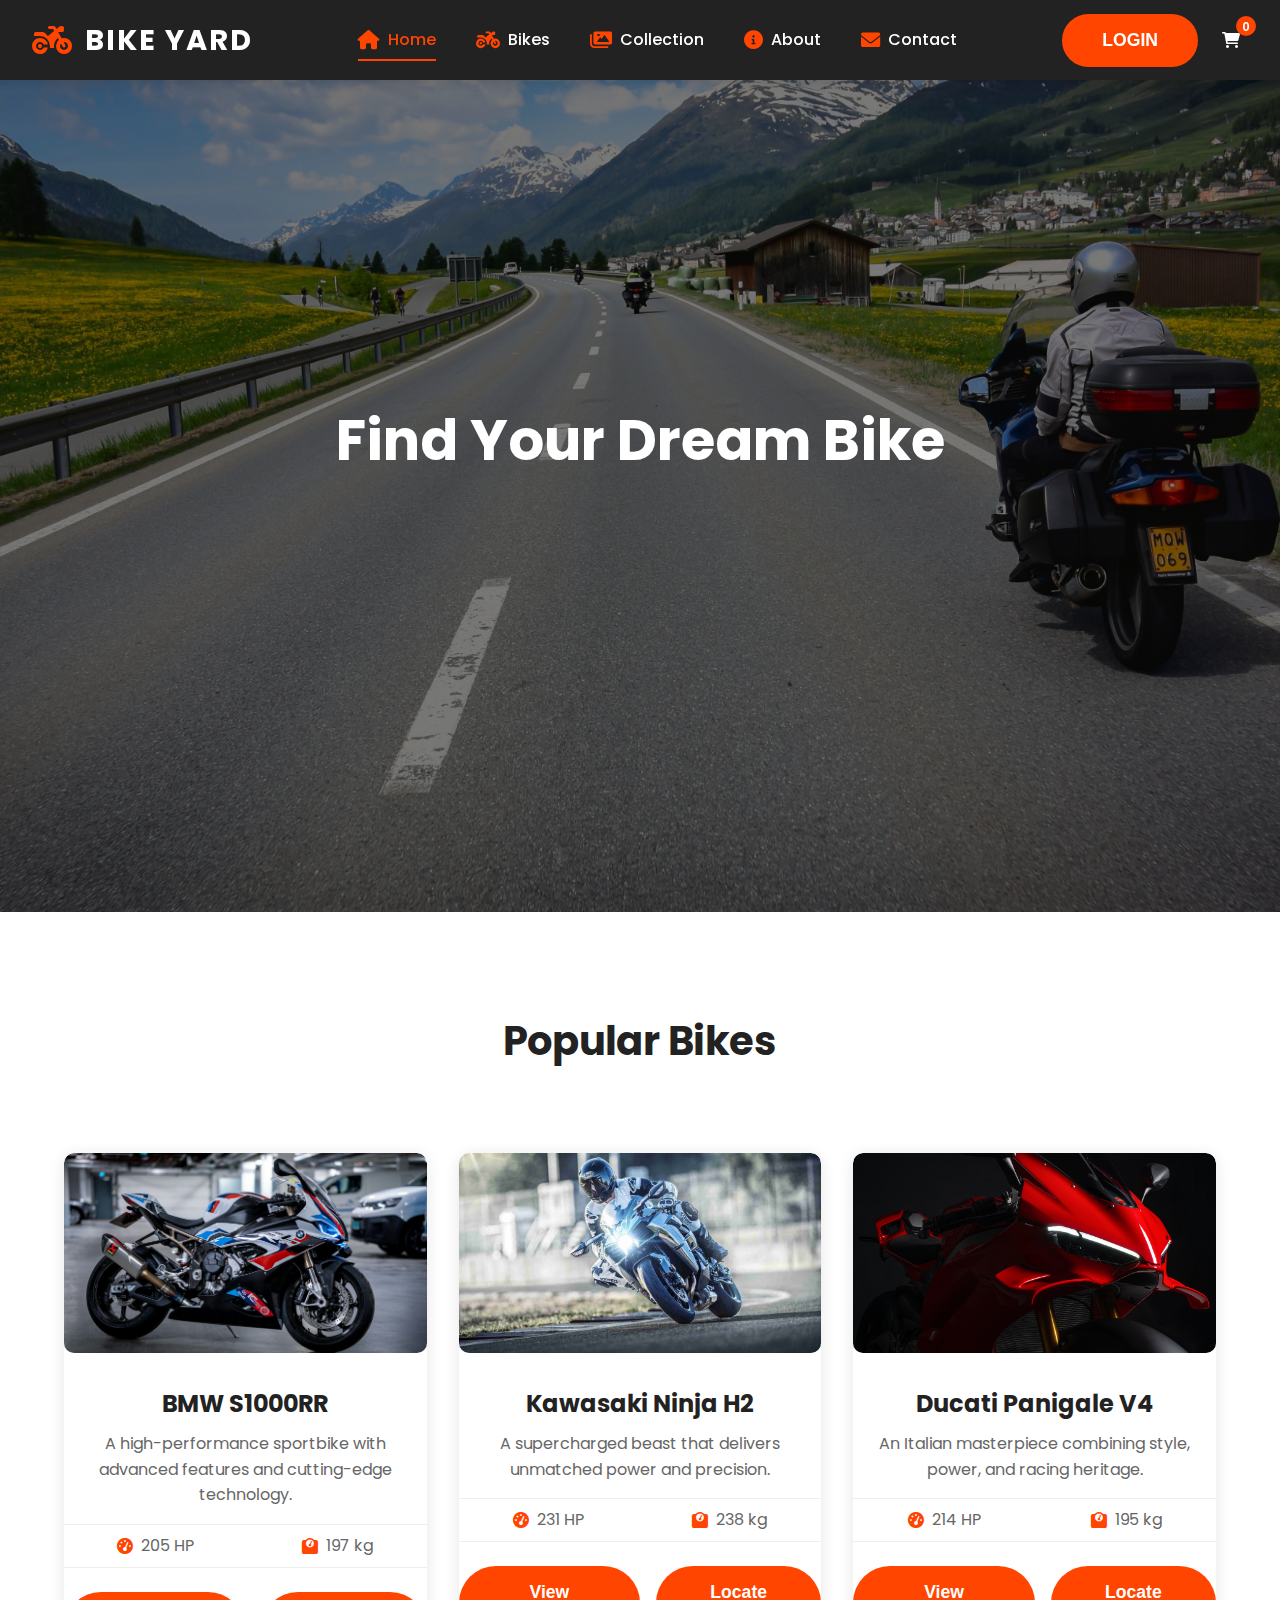
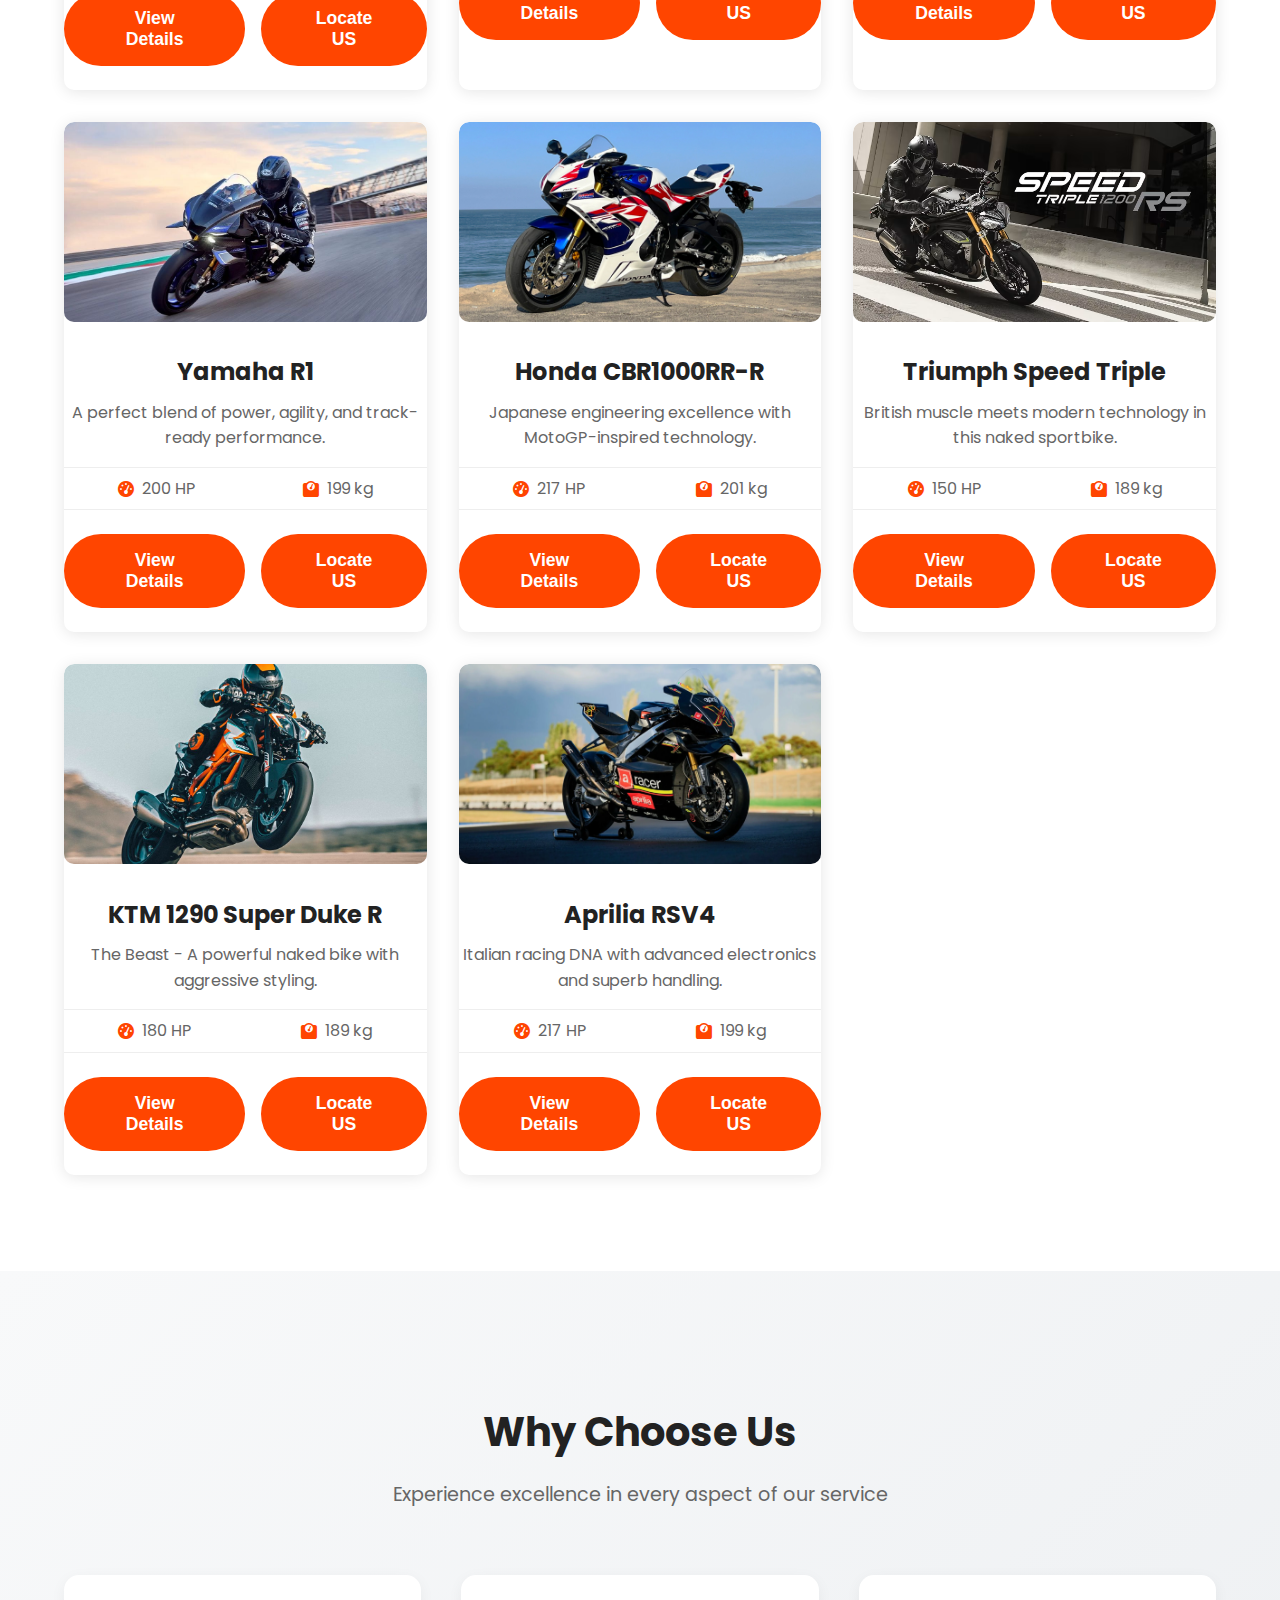
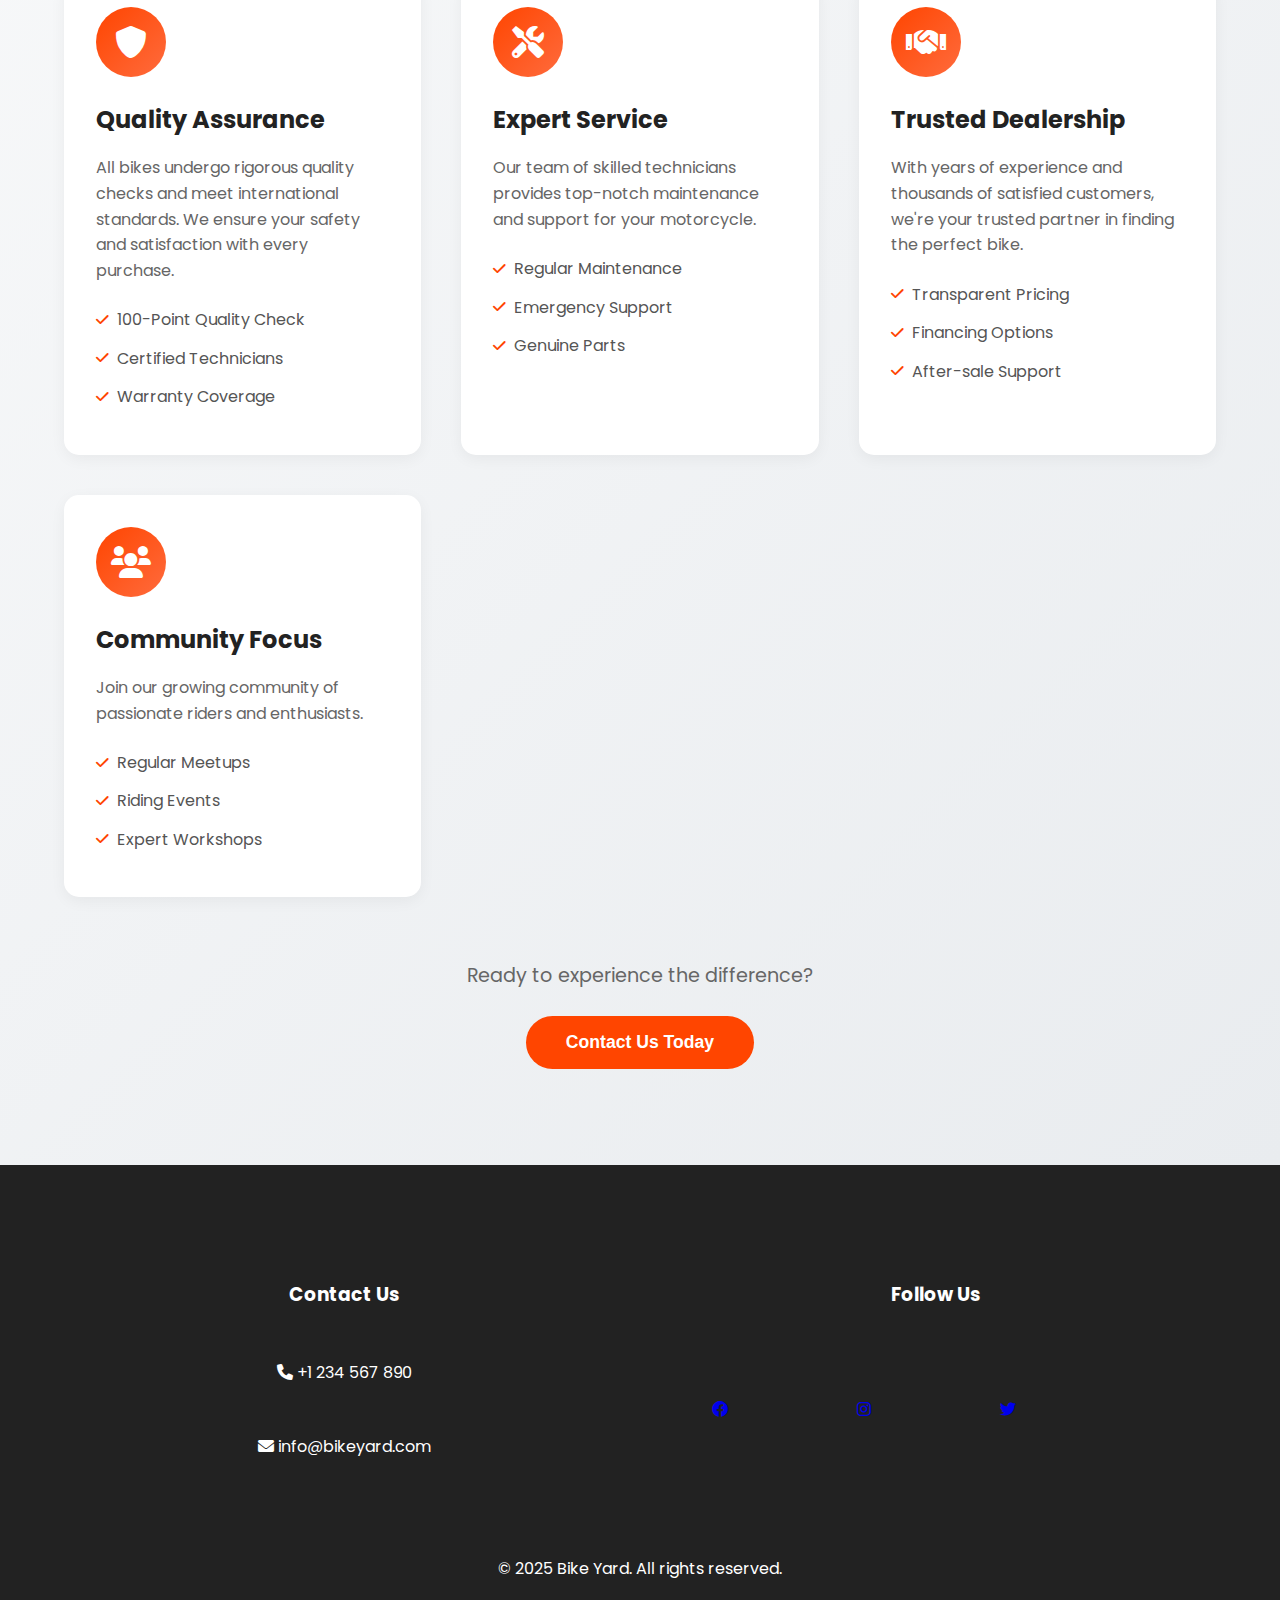
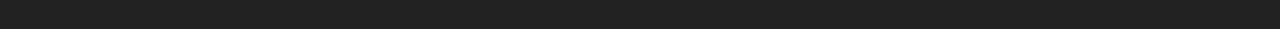
<file: index.html>
<!DOCTYPE html>
<html lang="en">
<head>
    <meta charset="UTF-8">
    <meta name="viewport" content="width=device-width, initial-scale=1.0">
    <meta name="description" content="Find your dream bike at Bike Yard - Browse through a variety of premium motorcycles including BMW, Kawasaki, Ducati, and Yamaha models.">
    <meta name="keywords" content="motorcycles, bikes, BMW, Kawasaki, Ducati, Yamaha, sport bikes, premium bikes">
    <title>Bike Yard | Find Your Dream Bike</title>
    
    <!-- Google Fonts -->
    <link rel="preconnect" href="https://fonts.googleapis.com">
    <link rel="preconnect" href="https://fonts.gstatic.com" crossorigin>
    <link href="https://fonts.googleapis.com/css2?family=Poppins:wght@400;500;600;700&display=swap" rel="stylesheet">
    
    <!-- Font Awesome -->
    <link rel="stylesheet" href="https://cdnjs.cloudflare.com/ajax/libs/font-awesome/6.0.0/css/all.min.css">
    
    <link rel="stylesheet" href="style.css">
    <script defer src="script.js"></script>
</head>
<body>
    <!-- Header Section -->
    <header>
        <div class="header-container">
            <div class="logo" aria-label="Bike Yard Logo">
                <i class="fas fa-motorcycle"></i>
                <span class="logo-text">BIKE YARD</span>
            </div>
        <nav aria-label="Main Navigation">
                <button class="menu-toggle" aria-label="Toggle Menu">
                    <i class="fas fa-bars"></i>
                </button>
            <ul class="nav-links">
                    <li><a href="index.html" class="active"><i class="fas fa-home"></i> Home</a></li>
                    <li><a href="bikes.html"><i class="fas fa-motorcycle"></i> Bikes</a></li>
                    <li><a href="collection.html"><i class="fas fa-images"></i> Collection</a></li>
                    <li><a href="about.html"><i class="fas fa-info-circle"></i> About</a></li>
                    <li><a href="contact.html"><i class="fas fa-envelope"></i> Contact</a></li>
            </ul>
        </nav>
            <div class="header-actions">
                     <button class="btn-primary" onclick="window.location.href='login.html'">LOGIN</button>
                <button class="btn-cart">
                    <i class="fas fa-shopping-cart"></i>
                    <span class="cart-count">0</span>
                </button>
            </div>
        </div>
    </header>

    <!-- Hero Section -->
    <main>
        <section class="hero" aria-labelledby="hero-title">
            <div class="hero-content">
                <h1 id="hero-title">Find Your Dream Bike</h1>
                <p>Discover premium motorcycles from top brands. Your perfect ride awaits.</p>
                <div class="search-box" role="search">
                    <label for="search" class="visually-hidden">Search for your dream bike</label>
                    <input type="text" id="search" placeholder="Search by brand, model, or type...">
                    <button onclick="searchBike()" aria-label="Search for Bike">
                        <i class="fas fa-search"></i> Search
                    </button>
                </div>
            </div>
        </section>

        <!-- Popular Bikes Section -->
        <section class="popular-bikes" aria-labelledby="popular-bikes-title">
            <h2 id="popular-bikes-title">Popular Bikes</h2>
            <div class="bikes-container">
                <article class="bike-card">
                    <img src="images/bmw.jpeg" alt="BMW S1000RR" class="bike-image">
                    <div class="bike-info">
                        <h3>BMW S1000RR</h3>
                        <p>A high-performance sportbike with advanced features and cutting-edge technology.</p>
                        <div class="bike-specs">
                            <span><i class="fas fa-tachometer-alt"></i> 205 HP</span>
                            <span><i class="fas fa-weight"></i> 197 kg</span>
                        </div>
                        <div class="bike-actions">
                            <button class="btn-primary" onclick="window.location.href='bmw.html'">View Details</button>

<button class="btn-primary" onclick="window.location.href='contact.html'">Locate US</button>

                        </div>
                    </div>
                </article>
                <article class="bike-card">
                    <img src="images/kawasaki.jpg" alt="Kawasaki Ninja H2" class="bike-image">
                    <div class="bike-info">
                        <h3>Kawasaki Ninja H2</h3>
                        <p>A supercharged beast that delivers unmatched power and precision.</p>
                        <div class="bike-specs">
                            <span><i class="fas fa-tachometer-alt"></i> 231 HP</span>
                            <span><i class="fas fa-weight"></i> 238 kg</span>
                        </div>
                        <div class="bike-actions">
                             <button class="btn-primary" onclick="window.location.href='ninja.html'">View Details</button>

                           <button class="btn-primary" onclick="window.location.href='contact.html'">Locate US</button>
                        </div>
                    </div>
                </article>
                <article class="bike-card">
                    <img src="images/ducati.jpg" alt="Ducati Panigale V4" class="bike-image">
                    <div class="bike-info">
                        <h3>Ducati Panigale V4</h3>
                        <p>An Italian masterpiece combining style, power, and racing heritage.</p>
                        <div class="bike-specs">
                            <span><i class="fas fa-tachometer-alt"></i> 214 HP</span>
                            <span><i class="fas fa-weight"></i> 195 kg</span>
                        </div>
                        <div class="bike-actions">
                             <button class="btn-primary" onclick="window.location.href='ducati.html'">View Details</button>

<button class="btn-primary" onclick="window.location.href='contact.html'">Locate US</button>
                        </div>
                    </div>
                </article>
                <article class="bike-card">
                    <img src="images/yamaha.jpg" alt="Yamaha R1" class="bike-image">
                    <div class="bike-info">
                        <h3>Yamaha R1</h3>
                        <p>A perfect blend of power, agility, and track-ready performance.</p>
                        <div class="bike-specs">
                            <span><i class="fas fa-tachometer-alt"></i> 200 HP</span>
                            <span><i class="fas fa-weight"></i> 199 kg</span>
                        </div>
                        <div class="bike-actions">
                             <button class="btn-primary" onclick="window.location.href='YAMAHA.html'">View Details</button>
                            <button class="btn-primary" onclick="window.location.href='contact.html'">Locate US</button>
                        </div>
                    </div>
                </article>
                <article class="bike-card">
                    <img src="images/honda.jpg" alt="Honda CBR1000RR-R" class="bike-image">
                    <div class="bike-info">
                        <h3>Honda CBR1000RR-R</h3>
                        <p>Japanese engineering excellence with MotoGP-inspired technology.</p>
                        <div class="bike-specs">
                            <span><i class="fas fa-tachometer-alt"></i> 217 HP</span>
                            <span><i class="fas fa-weight"></i> 201 kg</span>
                        </div>
                        <div class="bike-actions">
                             <button class="btn-primary" onclick="window.location.href='honda.html'">View Details</button>
                           <button class="btn-primary" onclick="window.location.href='contact.html'">Locate US</button>
                        </div>
                    </div>
                </article>
                <article class="bike-card">
                    <img src="images/triumph.avif" alt="Triumph Speed Triple" class="bike-image">
                    <div class="bike-info">
                        <h3>Triumph Speed Triple</h3>
                        <p>British muscle meets modern technology in this naked sportbike.</p>
                        <div class="bike-specs">
                            <span><i class="fas fa-tachometer-alt"></i> 150 HP</span>
                            <span><i class="fas fa-weight"></i> 189 kg</span>
                        </div>
                        <div class="bike-actions">
                             <button class="btn-primary" onclick="window.location.href='triump.html'">View Details</button>
                            <button class="btn-primary" onclick="window.location.href='contact.html'">Locate US</button>
                        </div>
                    </div>
                </article>
                <article class="bike-card">
                    <img src="images/ktm.jpeg" alt="KTM 1290 Super Duke R" class="bike-image">
                    <div class="bike-info">
                        <h3>KTM 1290 Super Duke R</h3>
                        <p>The Beast - A powerful naked bike with aggressive styling.</p>
                        <div class="bike-specs">
                            <span><i class="fas fa-tachometer-alt"></i> 180 HP</span>
                            <span><i class="fas fa-weight"></i> 189 kg</span>
                        </div>
                        <div class="bike-actions">
                           <button class="btn-primary" onclick="window.location.href='ktm.html'">View Details</button>
                        <button class="btn-primary" onclick="window.location.href='contact.html'">Locate US</button>
                        </div>
                    </div>
                </article>
                <article class="bike-card">
                    <img src="images/apriliarsv4.webp" alt="Aprilia RSV4" class="bike-image">
                    <div class="bike-info">
                        <h3>Aprilia RSV4</h3>
                        <p>Italian racing DNA with advanced electronics and superb handling.</p>
                        <div class="bike-specs">
                            <span><i class="fas fa-tachometer-alt"></i> 217 HP</span>
                            <span><i class="fas fa-weight"></i> 199 kg</span>
                        </div>
                        <div class="bike-actions">
                            <button class="btn-primary" onclick="window.location.href='aprila.html'">View Details</button>
                           <button class="btn-primary" onclick="window.location.href='contact.html'">Locate US</button>
                        </div>
                    </div>
                </article>
            </div>
        </section>

        <!-- Features Section -->
        <section class="features" aria-labelledby="features-title">
            <div class="features-header">
                <h2 id="features-title">Why Choose Us</h2>
                <p class="features-subtitle">Experience excellence in every aspect of our service</p>
            </div>
            <div class="features-container">
                <div class="feature">
                    <div class="feature-icon">
                        <i class="fas fa-shield-alt"></i>
                    </div>
                    <div class="feature-content">
                        <h3>Quality Assurance</h3>
                        <p>All bikes undergo rigorous quality checks and meet international standards. We ensure your safety and satisfaction with every purchase.</p>
                        <ul class="feature-list">
                            <li><i class="fas fa-check"></i> 100-Point Quality Check</li>
                            <li><i class="fas fa-check"></i> Certified Technicians</li>
                            <li><i class="fas fa-check"></i> Warranty Coverage</li>
                        </ul>
                    </div>
                </div>
                <div class="feature">
                    <div class="feature-icon">
                        <i class="fas fa-tools"></i>
                    </div>
                    <div class="feature-content">
                        <h3>Expert Service</h3>
                        <p>Our team of skilled technicians provides top-notch maintenance and support for your motorcycle.</p>
                        <ul class="feature-list">
                            <li><i class="fas fa-check"></i> Regular Maintenance</li>
                            <li><i class="fas fa-check"></i> Emergency Support</li>
                            <li><i class="fas fa-check"></i> Genuine Parts</li>
                        </ul>
                    </div>
                </div>
                <div class="feature">
                    <div class="feature-icon">
                        <i class="fas fa-handshake"></i>
                    </div>
                    <div class="feature-content">
                        <h3>Trusted Dealership</h3>
                        <p>With years of experience and thousands of satisfied customers, we're your trusted partner in finding the perfect bike.</p>
                        <ul class="feature-list">
                            <li><i class="fas fa-check"></i> Transparent Pricing</li>
                            <li><i class="fas fa-check"></i> Financing Options</li>
                            <li><i class="fas fa-check"></i> After-sale Support</li>
                        </ul>
                    </div>
                </div>
                <div class="feature">
                    <div class="feature-icon">
                        <i class="fas fa-users"></i>
                    </div>
                    <div class="feature-content">
                        <h3>Community Focus</h3>
                        <p>Join our growing community of passionate riders and enthusiasts.</p>
                        <ul class="feature-list">
                            <li><i class="fas fa-check"></i> Regular Meetups</li>
                            <li><i class="fas fa-check"></i> Riding Events</li>
                            <li><i class="fas fa-check"></i> Expert Workshops</li>
                        </ul>
                    </div>
                </div>
            </div>
            <div class="features-cta">
                <p>Ready to experience the difference?</p>
                <button class="btn-primary">Contact Us Today</button>
            </div>
        </section>
    </main>

    <!-- Footer Section -->
    <footer>
        <div class="footer-content">
            <div class="footer-section">
                <h3>Contact Us</h3>
                <p><i class="fas fa-phone"></i> +1 234 567 890</p>
                <p><i class="fas fa-envelope"></i> info@bikeyard.com</p>
            </div>
            <div class="footer-section">
                <h3>Follow Us</h3>
                <div class="social-links">
                    <a href="#" aria-label="Facebook"><i class="fab fa-facebook"></i></a>
                    <a href="#" aria-label="Instagram"><i class="fab fa-instagram"></i></a>
                    <a href="#" aria-label="Twitter"><i class="fab fa-twitter"></i></a>
                </div>
            </div>
        </div>
        <div class="footer-bottom">
        <p>&copy; 2025 Bike Yard. All rights reserved.</p>
        </div>
    </footer>
</body>
</html>
</file>
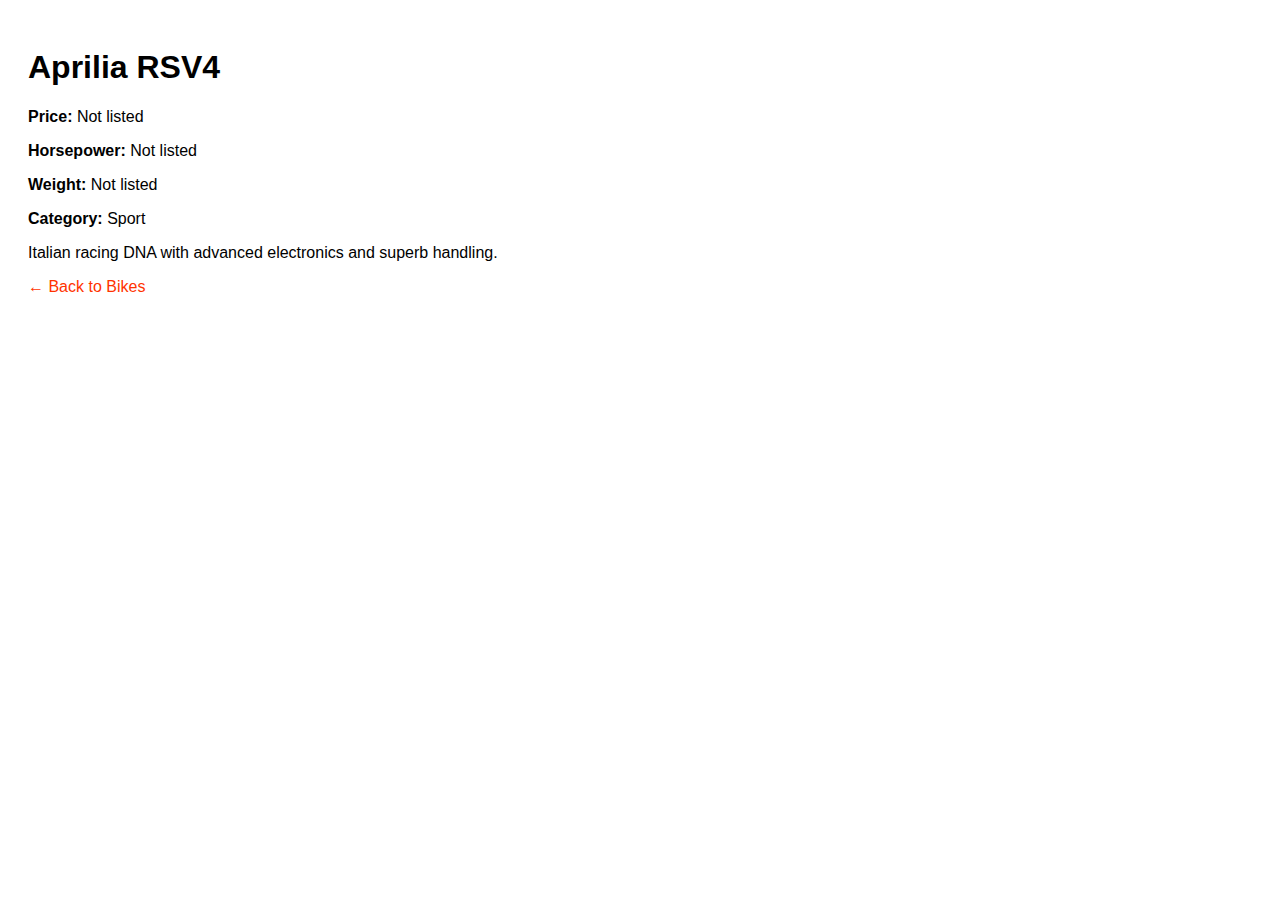
<file: aprila.html>
<!DOCTYPE html>
<html lang="en">
<head>
  <meta charset="UTF-8">
  <title>Aprilia RSV4</title>
  <style>
    body { font-family: Arial; padding: 20px; }
    a { text-decoration: none; color: #f30; }
  </style>
</head>
<body>
  <h1>Aprilia RSV4</h1>
  <p><strong>Price:</strong> Not listed</p>
  <p><strong>Horsepower:</strong> Not listed</p>
  <p><strong>Weight:</strong> Not listed</p>
  <p><strong>Category:</strong> Sport</p>
  <p>Italian racing DNA with advanced electronics and superb handling.</p>
  <a href="index.html">← Back to Bikes</a>
</body>
</html>
</file>
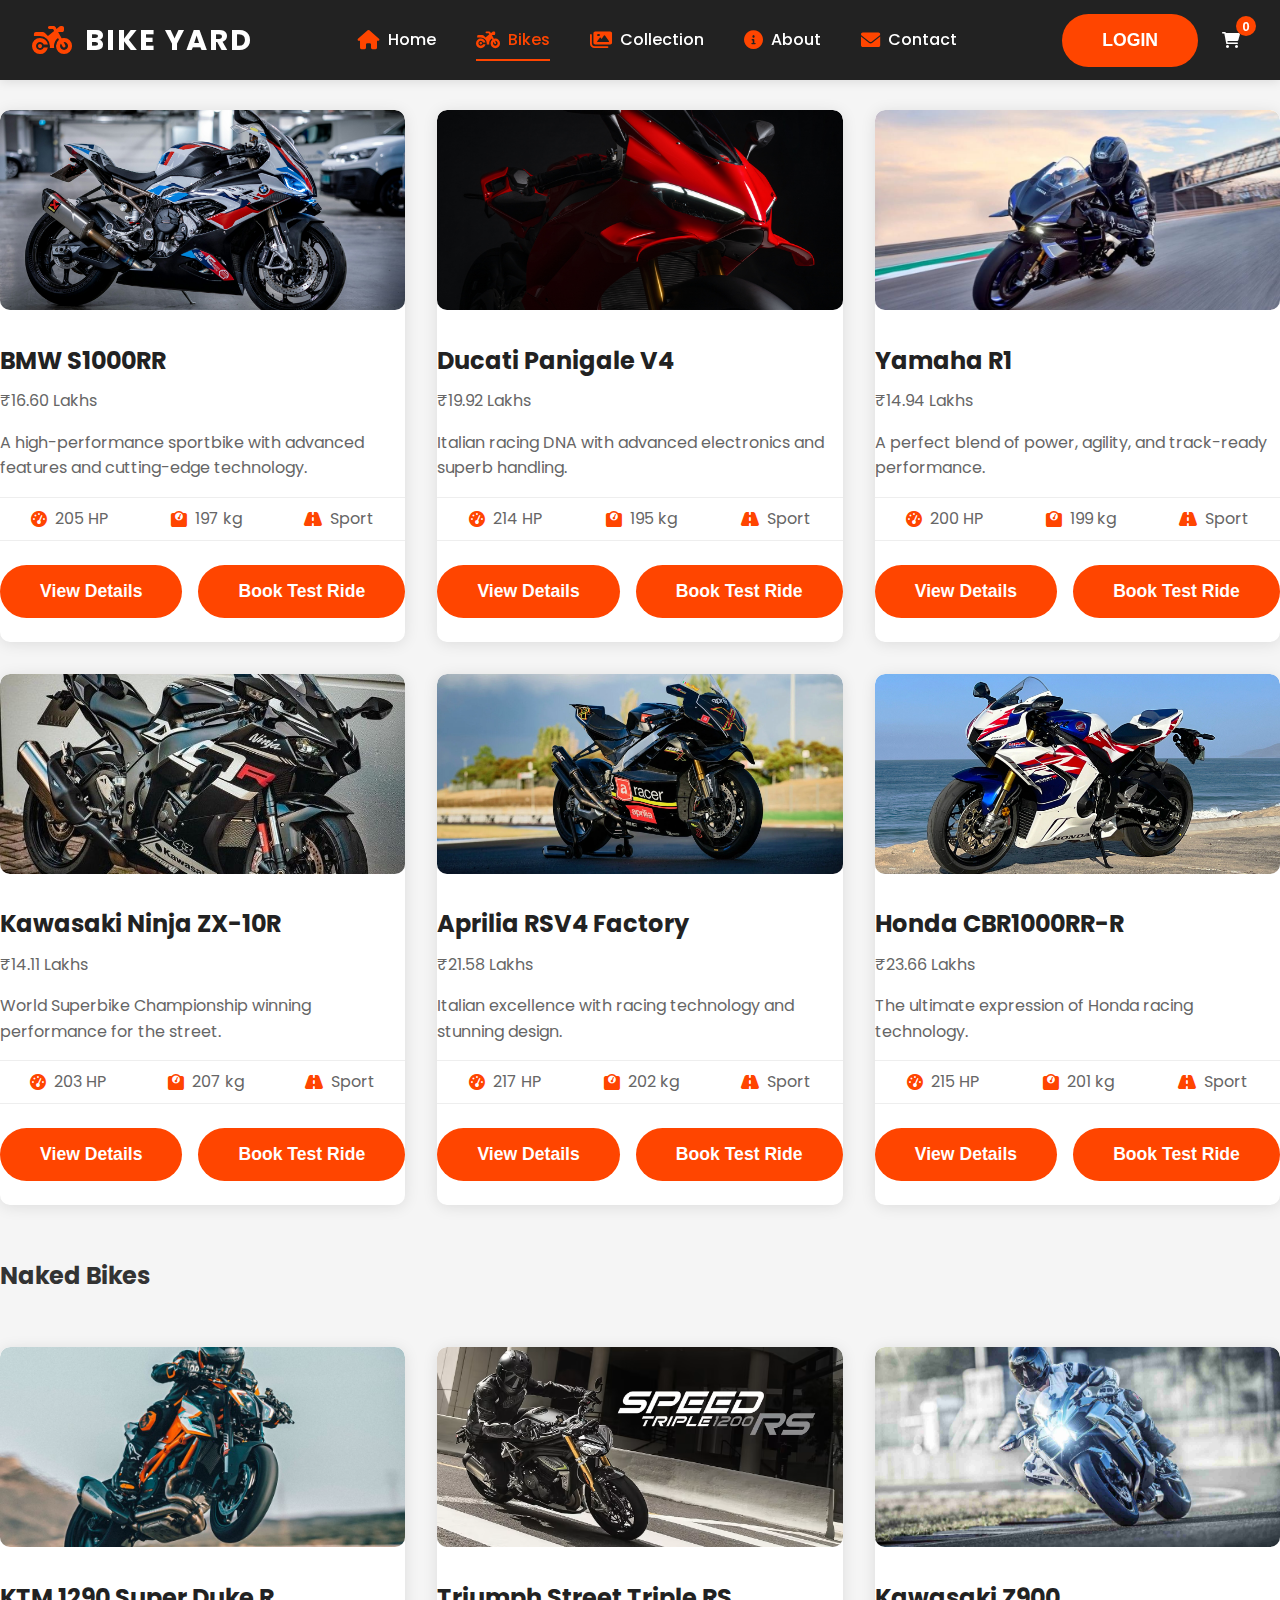
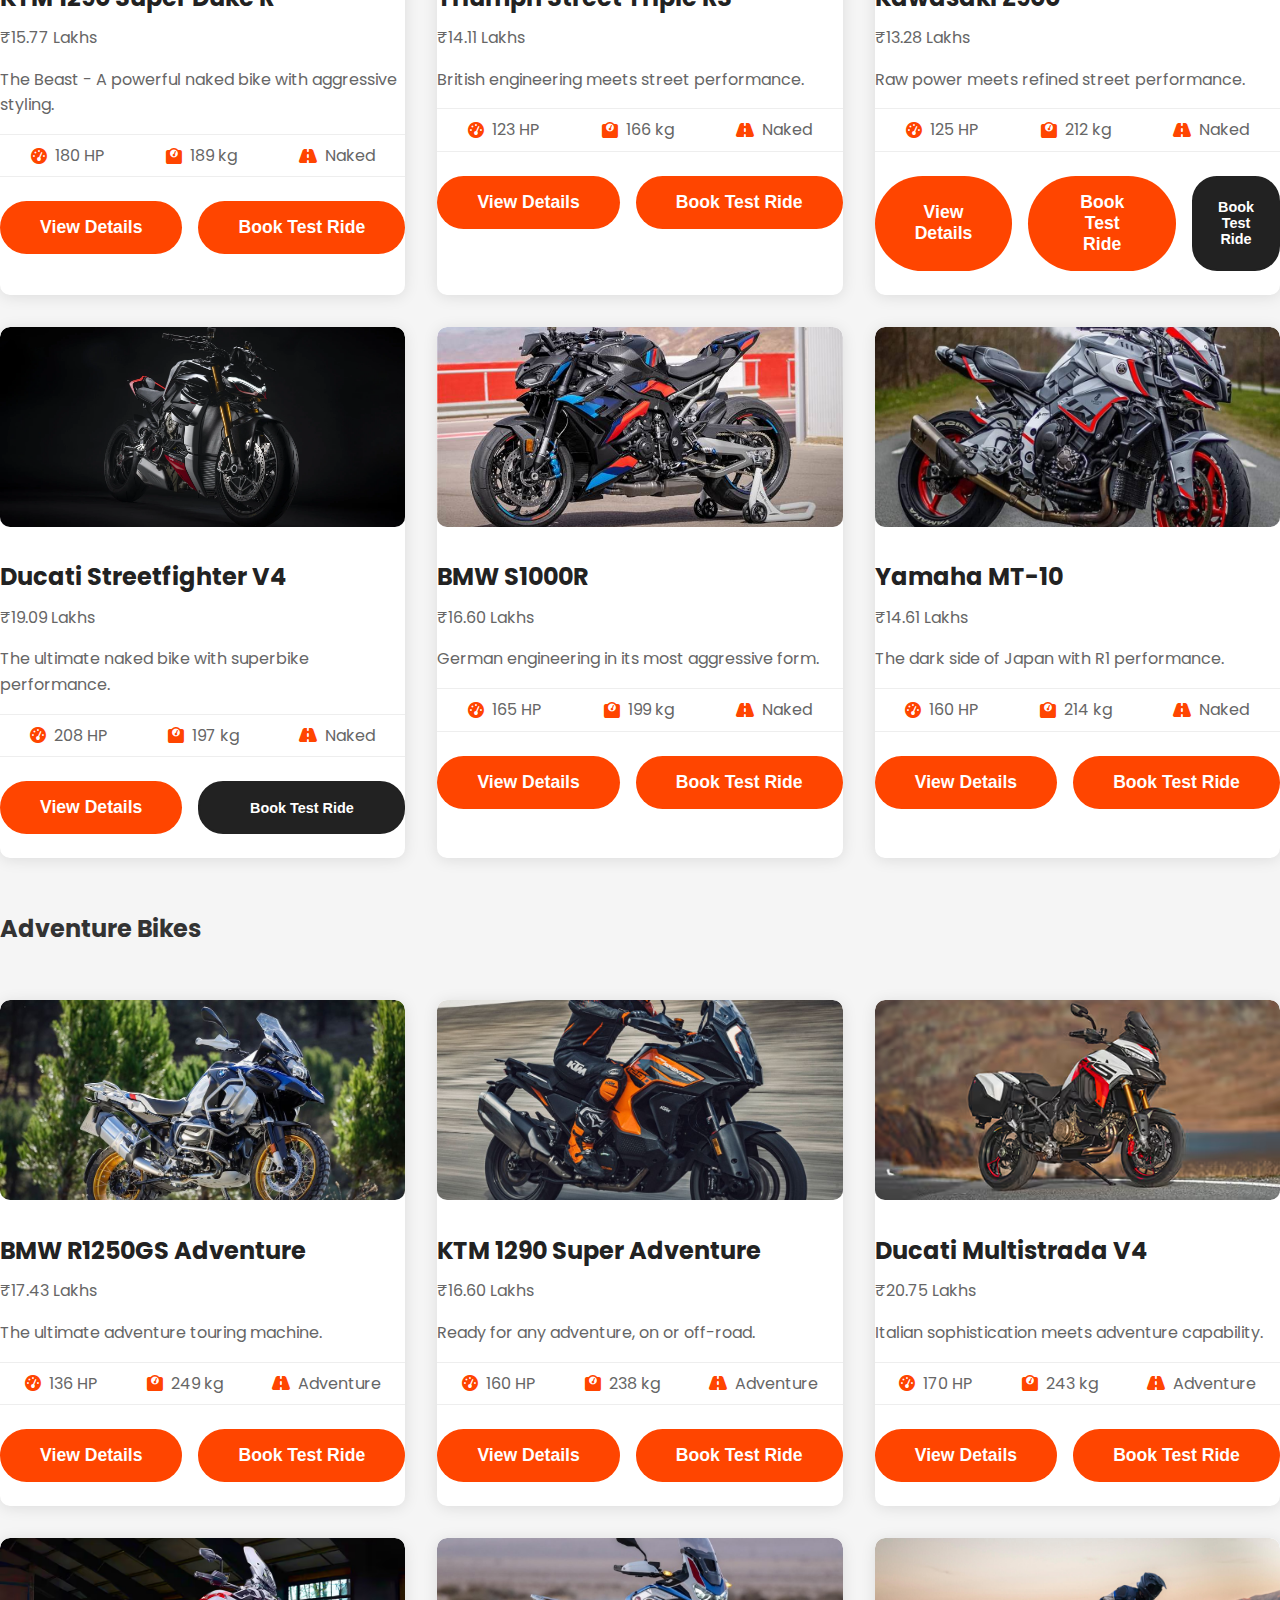
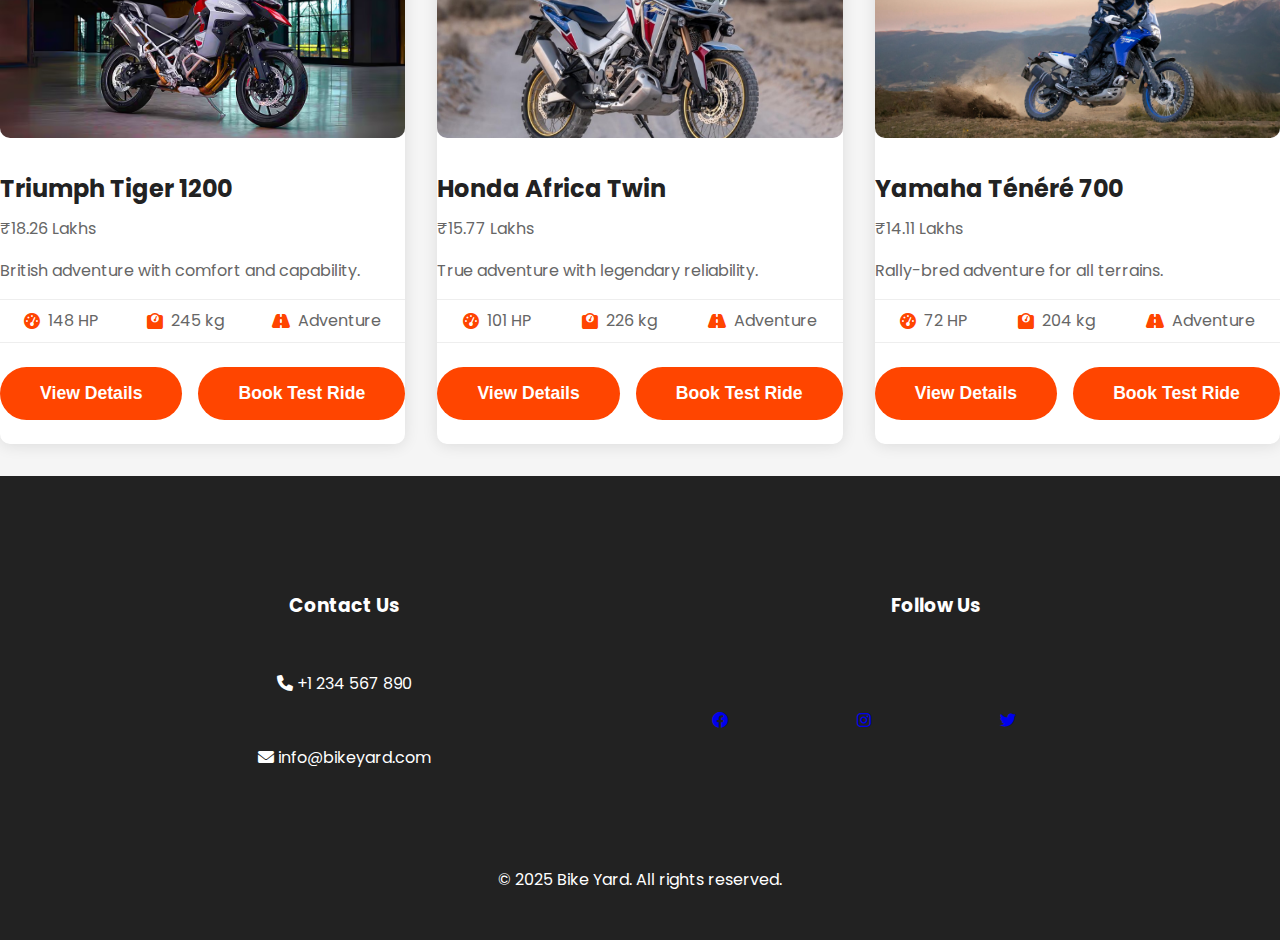
<file: bikes.html>
<!DOCTYPE html>
<html lang="en">
<head>
    <meta charset="UTF-8">
    <meta name="viewport" content="width=device-width, initial-scale=1.0">
    <meta name="description" content="Browse our extensive collection of premium motorcycles at Bike Yard">
    <meta name="keywords" content="motorcycles, bikes, BMW, Kawasaki, Ducati, Yamaha, sport bikes, premium bikes">
    <title>Our Bikes | Bike Yard</title>
    
    <!-- Google Fonts -->
    <link rel="preconnect" href="https://fonts.googleapis.com">
    <link rel="preconnect" href="https://fonts.gstatic.com" crossorigin>
    <link href="https://fonts.googleapis.com/css2?family=Poppins:wght@400;500;600;700&display=swap" rel="stylesheet">
    
    <!-- Font Awesome -->
    <link rel="stylesheet" href="https://cdnjs.cloudflare.com/ajax/libs/font-awesome/6.0.0/css/all.min.css">
    
    <link rel="stylesheet" href="style.css">
    <script defer src="script.js"></script>
</head>
<body>
    <!-- Header Section -->
    <header>
        <div class="header-container">
            <div class="logo" aria-label="Bike Yard Logo">
                <i class="fas fa-motorcycle"></i>
                <span class="logo-text">BIKE YARD</span>
            </div>
            <nav aria-label="Main Navigation">
                <button class="menu-toggle" aria-label="Toggle Menu">
                    <i class="fas fa-bars"></i>
                </button>
            <ul class="nav-links">
                    <li><a href="index.html"><i class="fas fa-home"></i> Home</a></li>
                    <li><a href="bikes.html" class="active"><i class="fas fa-motorcycle"></i> Bikes</a></li>
                    <li><a href="collection.html"><i class="fas fa-images"></i> Collection</a></li>
                    <li><a href="about.html"><i class="fas fa-info-circle"></i> About</a></li>
                    <li><a href="contact.html"><i class="fas fa-envelope"></i> Contact</a></li>
            </ul>
        </nav>
            <div class="header-actions">
                     <button class="btn-primary" onclick="window.location.href='login.html'">LOGIN</button>
                <button class="btn-cart">
                    <i class="fas fa-shopping-cart"></i>
                    <span class="cart-count">0</span>
                </button>
            </div>
        </div>
    </header>

    <main>


                </section>

        <!-- Bikes Grid Section -->
        <section class="bikes-grid">
            <!-- Sport Bikes -->
            <div class="category-section">
                <h2>Sport Bikes</h2>
                <div class="bikes-container">
                    <div class="bike-card">
                        <img src="images/bmw.jpeg" alt="BMW S1000RR" class="bike-image">
                        <div class="bike-info">
                            <h3>BMW S1000RR</h3>
                            <p class="bike-price">₹16.60 Lakhs</p>
                            <p>A high-performance sportbike with advanced features and cutting-edge technology.</p>
                            <div class="bike-specs">
                                <span><i class="fas fa-tachometer-alt"></i> 205 HP</span>
                                <span><i class="fas fa-weight"></i> 197 kg</span>
                                <span><i class="fas fa-road"></i> Sport</span>
                            </div>
                            <div class="bike-actions">
                                <button class="btn-primary" onclick="window.location.href='bmw.html'">View Details</button>
                                <button class="btn-primary" onclick="window.location.href='contact.html'">Book Test Ride</button>
                            </div>
                        </div>
                    </div>

                    <div class="bike-card">
                        <img src="images/ducati.jpg" alt="Ducati Panigale V4" class="bike-image">
                        <div class="bike-info">
                            <h3>Ducati Panigale V4</h3>
                            <p class="bike-price">₹19.92 Lakhs</p>
                            <p>Italian racing DNA with advanced electronics and superb handling.</p>
                            <div class="bike-specs">
                                <span><i class="fas fa-tachometer-alt"></i> 214 HP</span>
                                <span><i class="fas fa-weight"></i> 195 kg</span>
                                <span><i class="fas fa-road"></i> Sport</span>
                            </div>
                            <div class="bike-actions">
                                         <button class="btn-primary" onclick="window.location.href='ducati.html'">View Details</button>
                                <button class="btn-primary" onclick="window.location.href='contact.html'">Book Test Ride</button>
                            </div>
                        </div>
                    </div>

                    <div class="bike-card">
                        <img src="images/yamaha.jpg" alt="Yamaha R1" class="bike-image">
                        <div class="bike-info">
                            <h3>Yamaha R1</h3>
                            <p class="bike-price">₹14.94 Lakhs</p>
                            <p>A perfect blend of power, agility, and track-ready performance.</p>
                            <div class="bike-specs">
                                <span><i class="fas fa-tachometer-alt"></i> 200 HP</span>
                                <span><i class="fas fa-weight"></i> 199 kg</span>
                                <span><i class="fas fa-road"></i> Sport</span>
                            </div>
                            <div class="bike-actions">
                                         <button class="btn-primary" onclick="window.location.href='YAMAHA.html'">View Details</button>
                                <button class="btn-primary" onclick="window.location.href='contact.html'">Book Test Ride</button>
                            </div>
                        </div>
                    </div>

                    <div class="bike-card">
                        <img src="images/ninja-zx10r.jpg" alt="Kawasaki Ninja ZX-10R" class="bike-image">
                        <div class="bike-info">
                            <h3>Kawasaki Ninja ZX-10R</h3>
                            <p class="bike-price">₹14.11 Lakhs</p>
                            <p>World Superbike Championship winning performance for the street.</p>
                            <div class="bike-specs">
                                <span><i class="fas fa-tachometer-alt"></i> 203 HP</span>
                                <span><i class="fas fa-weight"></i> 207 kg</span>
                                <span><i class="fas fa-road"></i> Sport</span>
                            </div>
                            <div class="bike-actions">
                                <button class="btn-primary" onclick="window.location.href='ninja.html'">View Details</button>
                              <button class="btn-primary" onclick="window.location.href='contact.html'">Book Test Ride</button>
                            </div>
                        </div>
                    </div>

                    <div class="bike-card">
                        <img src="images/apriliarsv4.webp" alt="Aprilia RSV4 Factory" class="bike-image">
                        <div class="bike-info">
                            <h3>Aprilia RSV4 Factory</h3>
                            <p class="bike-price">₹21.58 Lakhs</p>
                            <p>Italian excellence with racing technology and stunning design.</p>
                            <div class="bike-specs">
                                <span><i class="fas fa-tachometer-alt"></i> 217 HP</span>
                                <span><i class="fas fa-weight"></i> 202 kg</span>
                                <span><i class="fas fa-road"></i> Sport</span>
                            </div>
                            <div class="bike-actions">
                                 <button class="btn-primary" onclick="window.location.href='aprila.html'">View Details</button>
                               <button class="btn-primary" onclick="window.location.href='contact.html'">Book Test Ride</button>
                            </div>
                        </div>
                    </div>

                    <div class="bike-card">
                        <img src="images/honda.jpg" alt="Honda CBR1000RR-R" class="bike-image">
                        <div class="bike-info">
                            <h3>Honda CBR1000RR-R</h3>
                            <p class="bike-price">₹23.66 Lakhs</p>
                            <p>The ultimate expression of Honda racing technology.</p>
                            <div class="bike-specs">
                                <span><i class="fas fa-tachometer-alt"></i> 215 HP</span>
                                <span><i class="fas fa-weight"></i> 201 kg</span>
                                <span><i class="fas fa-road"></i> Sport</span>
                            </div>
                            <div class="bike-actions">
                                <button class="btn-primary" onclick="window.location.href='honda.html'">View Details</button>
                               <button class="btn-primary" onclick="window.location.href='contact.html'">Book Test Ride</button>
                            </div>
                        </div>
                    </div>
                </div>
            </div>

            <!-- Naked Bikes -->
            <div class="category-section">
                <h2>Naked Bikes</h2>
                <div class="bikes-container">
                    <div class="bike-card">
                        <img src="images/ktm.jpeg" alt="KTM 1290 Super Duke R" class="bike-image">
                        <div class="bike-info">
                            <h3>KTM 1290 Super Duke R</h3>
                            <p class="bike-price">₹15.77 Lakhs</p>
                            <p>The Beast - A powerful naked bike with aggressive styling.</p>
                            <div class="bike-specs">
                                <span><i class="fas fa-tachometer-alt"></i> 180 HP</span>
                                <span><i class="fas fa-weight"></i> 189 kg</span>
                                <span><i class="fas fa-road"></i> Naked</span>
                            </div>
                            <div class="bike-actions">
                                <button class="btn-primary" onclick="window.location.href='ktm.html'">View Details</button>
                               <button class="btn-primary" onclick="window.location.href='contact.html'">Book Test Ride</button>
                            </div>
                        </div>
                    </div>

                    <div class="bike-card">
                        <img src="images/triumph.avif" alt="Triumph Street Triple RS" class="bike-image">
                        <div class="bike-info">
                            <h3>Triumph Street Triple RS</h3>
                            <p class="bike-price">₹14.11 Lakhs</p>
                            <p>British engineering meets street performance.</p>
                            <div class="bike-specs">
                                <span><i class="fas fa-tachometer-alt"></i> 123 HP</span>
                                <span><i class="fas fa-weight"></i> 166 kg</span>
                                <span><i class="fas fa-road"></i> Naked</span>
                            </div>
                            <div class="bike-actions">
                               <button class="btn-primary" onclick="window.location.href='triump.html'">View Details</button>
                              <button class="btn-primary" onclick="window.location.href='contact.html'">Book Test Ride</button>
                            </div>
                        </div>
                    </div>

                    <div class="bike-card">
                        <img src="images/kawasaki.jpg" alt="Kawasaki Z900" class="bike-image">
                        <div class="bike-info">
                            <h3>Kawasaki Z900</h3>
                            <p class="bike-price">₹13.28 Lakhs</p>
                            <p>Raw power meets refined street performance.</p>
                            <div class="bike-specs">
                                <span><i class="fas fa-tachometer-alt"></i> 125 HP</span>
                                <span><i class="fas fa-weight"></i> 212 kg</span>
                                <span><i class="fas fa-road"></i> Naked</span>
                            </div>
                            <div class="bike-actions">
                               <button class="btn-primary" onclick="window.location.href='ninja.html'">View Details</button>
                               <button class="btn-primary" onclick="window.location.href='contact.html'">Book Test Ride</button> <button class="btn-book">Book Test Ride</button>
                            </div>
                        </div>
                    </div>

                    <div class="bike-card">
                        <img src="images/streetfighter.webp" alt="Ducati Streetfighter V4" class="bike-image">
                        <div class="bike-info">
                            <h3>Ducati Streetfighter V4</h3>
                            <p class="bike-price">₹19.09 Lakhs</p>
                            <p>The ultimate naked bike with superbike performance.</p>
                            <div class="bike-specs">
                                <span><i class="fas fa-tachometer-alt"></i> 208 HP</span>
                                <span><i class="fas fa-weight"></i> 197 kg</span>
                                <span><i class="fas fa-road"></i> Naked</span>
                            </div>
                            <div class="bike-actions">
                                <button class="btn-primary" onclick="window.location.href='ducati.html'">View Details</button>
                                <button class="btn-book">Book Test Ride</button>
                            </div>
                        </div>
                    </div>

                    <div class="bike-card">
                        <img src="images/s1000r.jpg" alt="BMW S1000R" class="bike-image">
                        <div class="bike-info">
                            <h3>BMW S1000R</h3>
                            <p class="bike-price">₹16.60 Lakhs</p>
                            <p>German engineering in its most aggressive form.</p>
                            <div class="bike-specs">
                                <span><i class="fas fa-tachometer-alt"></i> 165 HP</span>
                                <span><i class="fas fa-weight"></i> 199 kg</span>
                                <span><i class="fas fa-road"></i> Naked</span>
                            </div>
                            <div class="bike-actions">
                                <button class="btn-primary" onclick="window.location.href='bmw.html'">View Details</button>
                               <button class="btn-primary" onclick="window.location.href='contact.html'">Book Test Ride</button>
                            </div>
                        </div>
                    </div>

                    <div class="bike-card">
                        <img src="images/mt10.jpg" alt="Yamaha MT-10" class="bike-image">
                        <div class="bike-info">
                            <h3>Yamaha MT-10</h3>
                            <p class="bike-price">₹14.61 Lakhs</p>
                            <p>The dark side of Japan with R1 performance.</p>
                            <div class="bike-specs">
                                <span><i class="fas fa-tachometer-alt"></i> 160 HP</span>
                                <span><i class="fas fa-weight"></i> 214 kg</span>
                                <span><i class="fas fa-road"></i> Naked</span>
                            </div>
                            <div class="bike-actions">
                                <button class="btn-primary" onclick="window.location.href='YAMAHA.html'">View Details</button>
                                 <button class="btn-primary" onclick="window.location.href='contact.html'">Book Test Ride</button>
                            </div>
                        </div>
                    </div>
                </div>
            </div>

            <!-- Adventure Bikes -->
            <div class="category-section">
                <h2>Adventure Bikes</h2>
                <div class="bikes-container">
                    <div class="bike-card">
                        <img src="images/bmw-gs.jpg" alt="BMW R1250GS Adventure" class="bike-image">
                        <div class="bike-info">
                            <h3>BMW R1250GS Adventure</h3>
                            <p class="bike-price">₹17.43 Lakhs</p>
                            <p>The ultimate adventure touring machine.</p>
                            <div class="bike-specs">
                                <span><i class="fas fa-tachometer-alt"></i> 136 HP</span>
                                <span><i class="fas fa-weight"></i> 249 kg</span>
                                <span><i class="fas fa-road"></i> Adventure</span>
                            </div>
                            <div class="bike-actions">
                                <button class="btn-primary" onclick="window.location.href='bmw.html'">View Details</button>
                               <button class="btn-primary" onclick="window.location.href='contact.html'">Book Test Ride</button>
                            </div>
                        </div>
                    </div>

                    <div class="bike-card">
                        <img src="images/ktm-adv.jpeg" alt="KTM 1290 Super Adventure" class="bike-image">
                        <div class="bike-info">
                            <h3>KTM 1290 Super Adventure</h3>
                            <p class="bike-price">₹16.60 Lakhs</p>
                            <p>Ready for any adventure, on or off-road.</p>
                            <div class="bike-specs">
                                <span><i class="fas fa-tachometer-alt"></i> 160 HP</span>
                                <span><i class="fas fa-weight"></i> 238 kg</span>
                                <span><i class="fas fa-road"></i> Adventure</span>
                            </div>
                            <div class="bike-actions">
                               <button class="btn-primary" onclick="window.location.href='ktm.html'">View Details</button>
                                 <button class="btn-primary" onclick="window.location.href='contact.html'">Book Test Ride</button>
                            </div>
                        </div>
                    </div>

                    <div class="bike-card">
                        <img src="images/multistrada.avif" alt="Ducati Multistrada V4" class="bike-image">
                        <div class="bike-info">
                            <h3>Ducati Multistrada V4</h3>
                            <p class="bike-price">₹20.75 Lakhs</p>
                            <p>Italian sophistication meets adventure capability.</p>
                            <div class="bike-specs">
                                <span><i class="fas fa-tachometer-alt"></i> 170 HP</span>
                                <span><i class="fas fa-weight"></i> 243 kg</span>
                                <span><i class="fas fa-road"></i> Adventure</span>
                            </div>
                            <div class="bike-actions">
                               <button class="btn-primary" onclick="window.location.href='ducati.html'">View Details</button>
                                <button class="btn-primary" onclick="window.location.href='contact.html'">Book Test Ride</button>
                            </div>
                        </div>
                    </div>

                    <div class="bike-card">
                        <img src="images/tiger1200.avif" alt="Triumph Tiger 1200" class="bike-image">
                        <div class="bike-info">
                            <h3>Triumph Tiger 1200</h3>
                            <p class="bike-price">₹18.26 Lakhs</p>
                            <p>British adventure with comfort and capability.</p>
                            <div class="bike-specs">
                                <span><i class="fas fa-tachometer-alt"></i> 148 HP</span>
                                <span><i class="fas fa-weight"></i> 245 kg</span>
                                <span><i class="fas fa-road"></i> Adventure</span>
                            </div>
                            <div class="bike-actions">
                               <button class="btn-primary" onclick="window.location.href='triump.html'">View Details</button>
                                <button class="btn-primary" onclick="window.location.href='contact.html'">Book Test Ride</button>
                            </div>
                        </div>
                    </div>

                    <div class="bike-card">
                        <img src="images/africa-twin.jpg" alt="Honda Africa Twin" class="bike-image">
                        <div class="bike-info">
                            <h3>Honda Africa Twin</h3>
                            <p class="bike-price">₹15.77 Lakhs</p>
                            <p>True adventure with legendary reliability.</p>
                            <div class="bike-specs">
                                <span><i class="fas fa-tachometer-alt"></i> 101 HP</span>
                                <span><i class="fas fa-weight"></i> 226 kg</span>
                                <span><i class="fas fa-road"></i> Adventure</span>
                            </div>
                            <div class="bike-actions">
                                <button class="btn-primary" onclick="window.location.href='honda.html'">View Details</button>
                                <button class="btn-primary" onclick="window.location.href='contact.html'">Book Test Ride</button>
                            </div>
                        </div>
                    </div>

                    <div class="bike-card">
                        <img src="images/tenere700.jpg" alt="Yamaha Ténéré 700" class="bike-image">
                        <div class="bike-info">
                            <h3>Yamaha Ténéré 700</h3>
                            <p class="bike-price">₹14.11 Lakhs</p>
                            <p>Rally-bred adventure for all terrains.</p>
                            <div class="bike-specs">
                                <span><i class="fas fa-tachometer-alt"></i> 72 HP</span>
                                <span><i class="fas fa-weight"></i> 204 kg</span>
                                <span><i class="fas fa-road"></i> Adventure</span>
                            </div>
                            <div class="bike-actions">
                                <button class="btn-primary" onclick="window.location.href='YAMAHA.html'">View Details</button>
                                <button class="btn-primary" onclick="window.location.href='contact.html'">Book Test Ride</button>
                            </div>
                        </div>
                    </div>
                </div>
            </div>
    </section>
    </main>

    <footer>
        <div class="footer-content">
            <div class="footer-section">
                <h3>Contact Us</h3>
                <p><i class="fas fa-phone"></i> +1 234 567 890</p>
                <p><i class="fas fa-envelope"></i> info@bikeyard.com</p>
            </div>
            <div class="footer-section">
                <h3>Follow Us</h3>
                <div class="social-links">
                    <a href="#" aria-label="Facebook"><i class="fab fa-facebook"></i></a>
                    <a href="#" aria-label="Instagram"><i class="fab fa-instagram"></i></a>
                    <a href="#" aria-label="Twitter"><i class="fab fa-twitter"></i></a>
                </div>
            </div>
        </div>
        <div class="footer-bottom">
            <p>&copy; 2025 Bike Yard. All rights reserved.</p>
        </div>
    </footer>
</body>
</html>
</file>
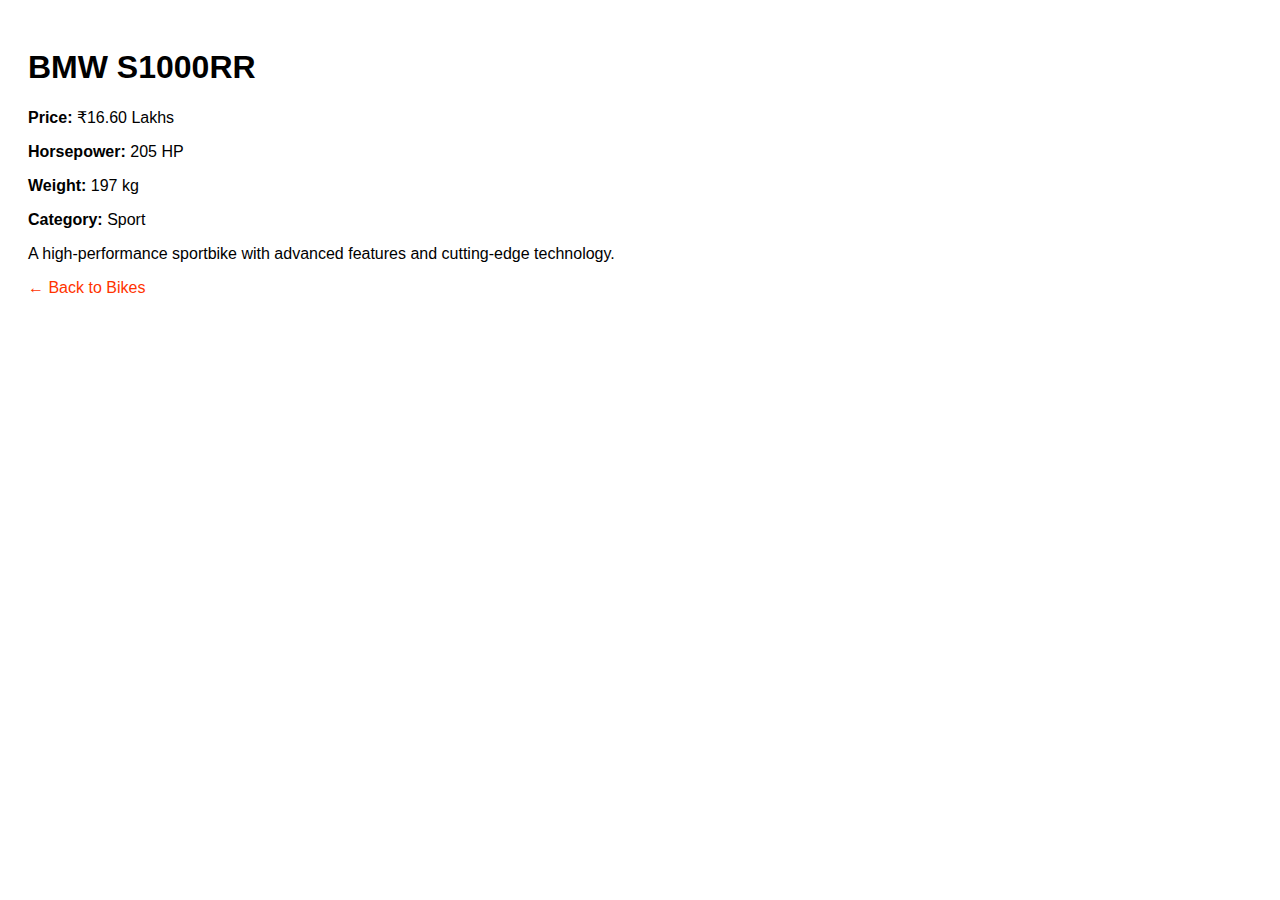
<file: bmw.html>
<!DOCTYPE html>
<html lang="en">
<head>
  <meta charset="UTF-8">
  <title>BMW S1000RR Details</title>
  <style>
    body { font-family: Arial; padding: 20px; }
    a { text-decoration: none; color: #f30; }
  </style>
</head>
<body>
  <h1>BMW S1000RR</h1>
  <p><strong>Price:</strong> ₹16.60 Lakhs</p>
  <p><strong>Horsepower:</strong> 205 HP</p>
  <p><strong>Weight:</strong> 197 kg</p>
  <p><strong>Category:</strong> Sport</p>
  <p>A high-performance sportbike with advanced features and cutting-edge technology.</p>
  <a href="index.html">← Back to Bikes</a>
</body>
</html>
</file>
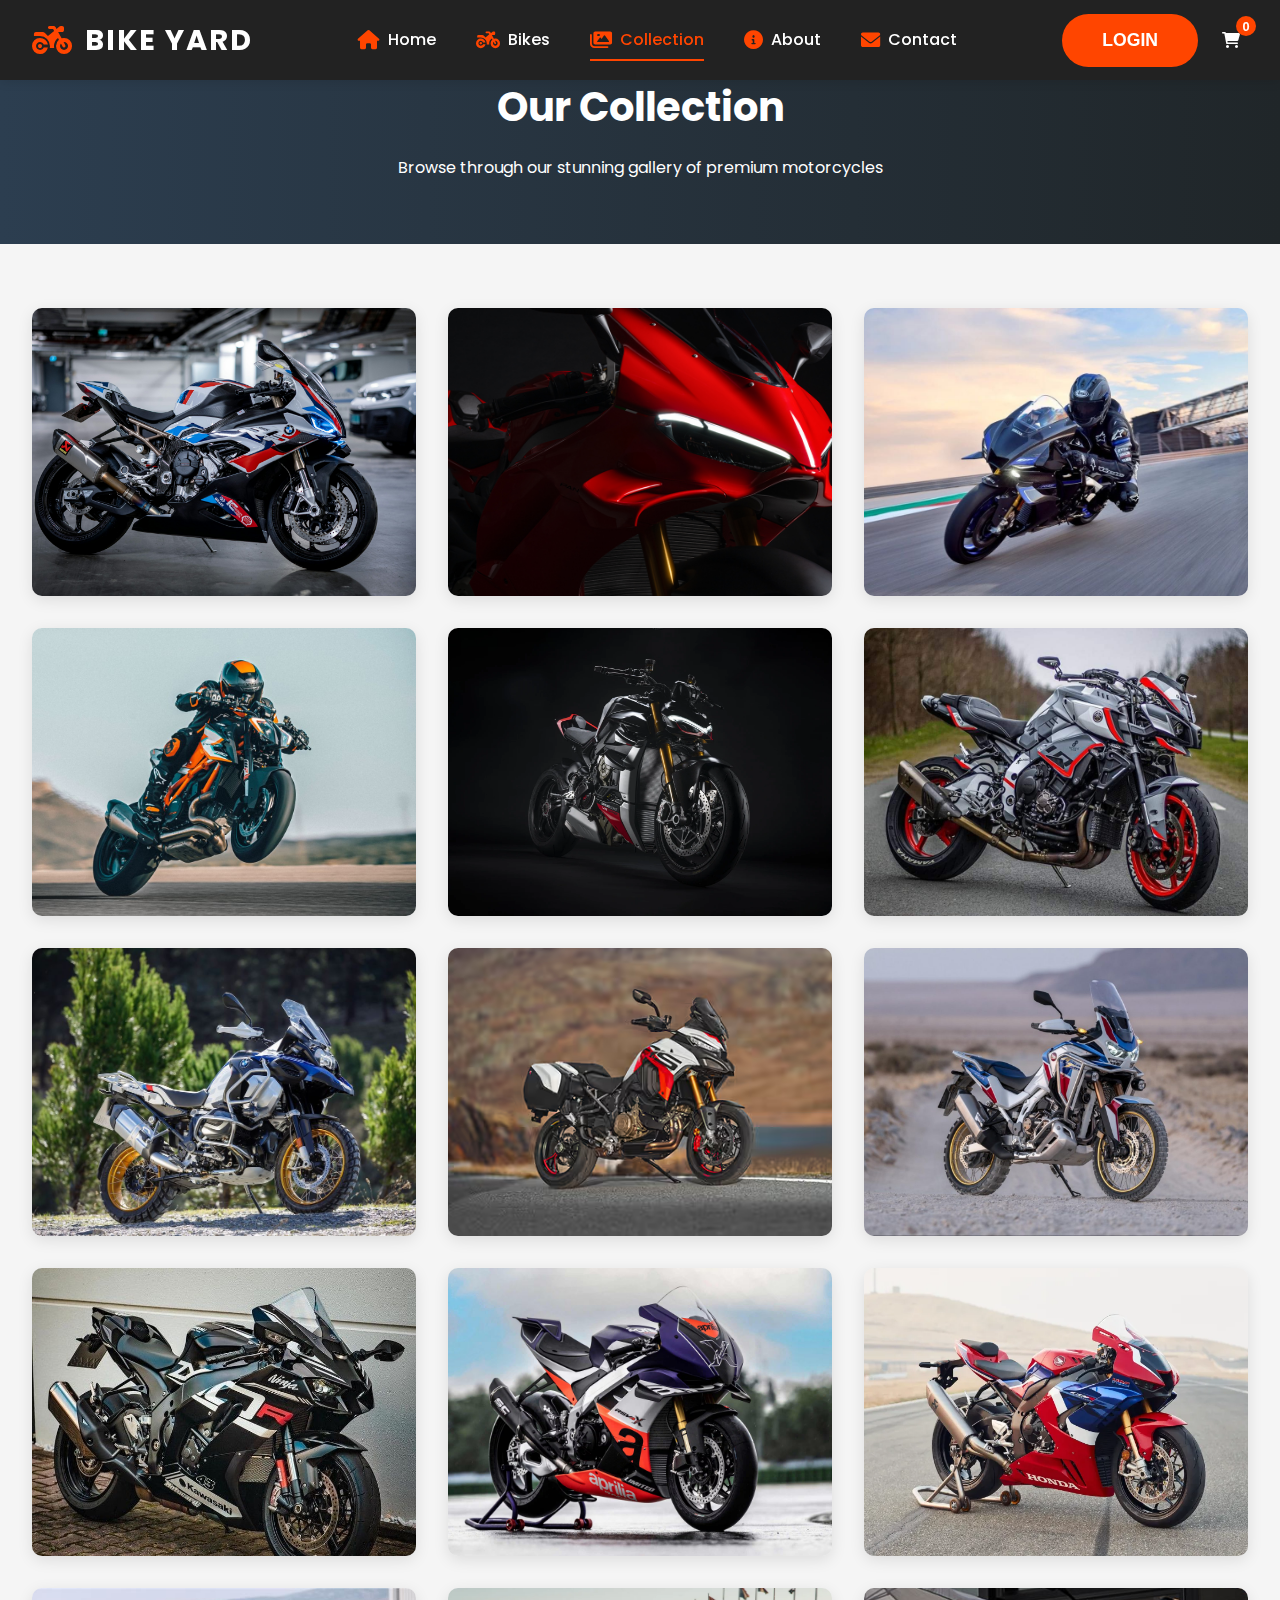
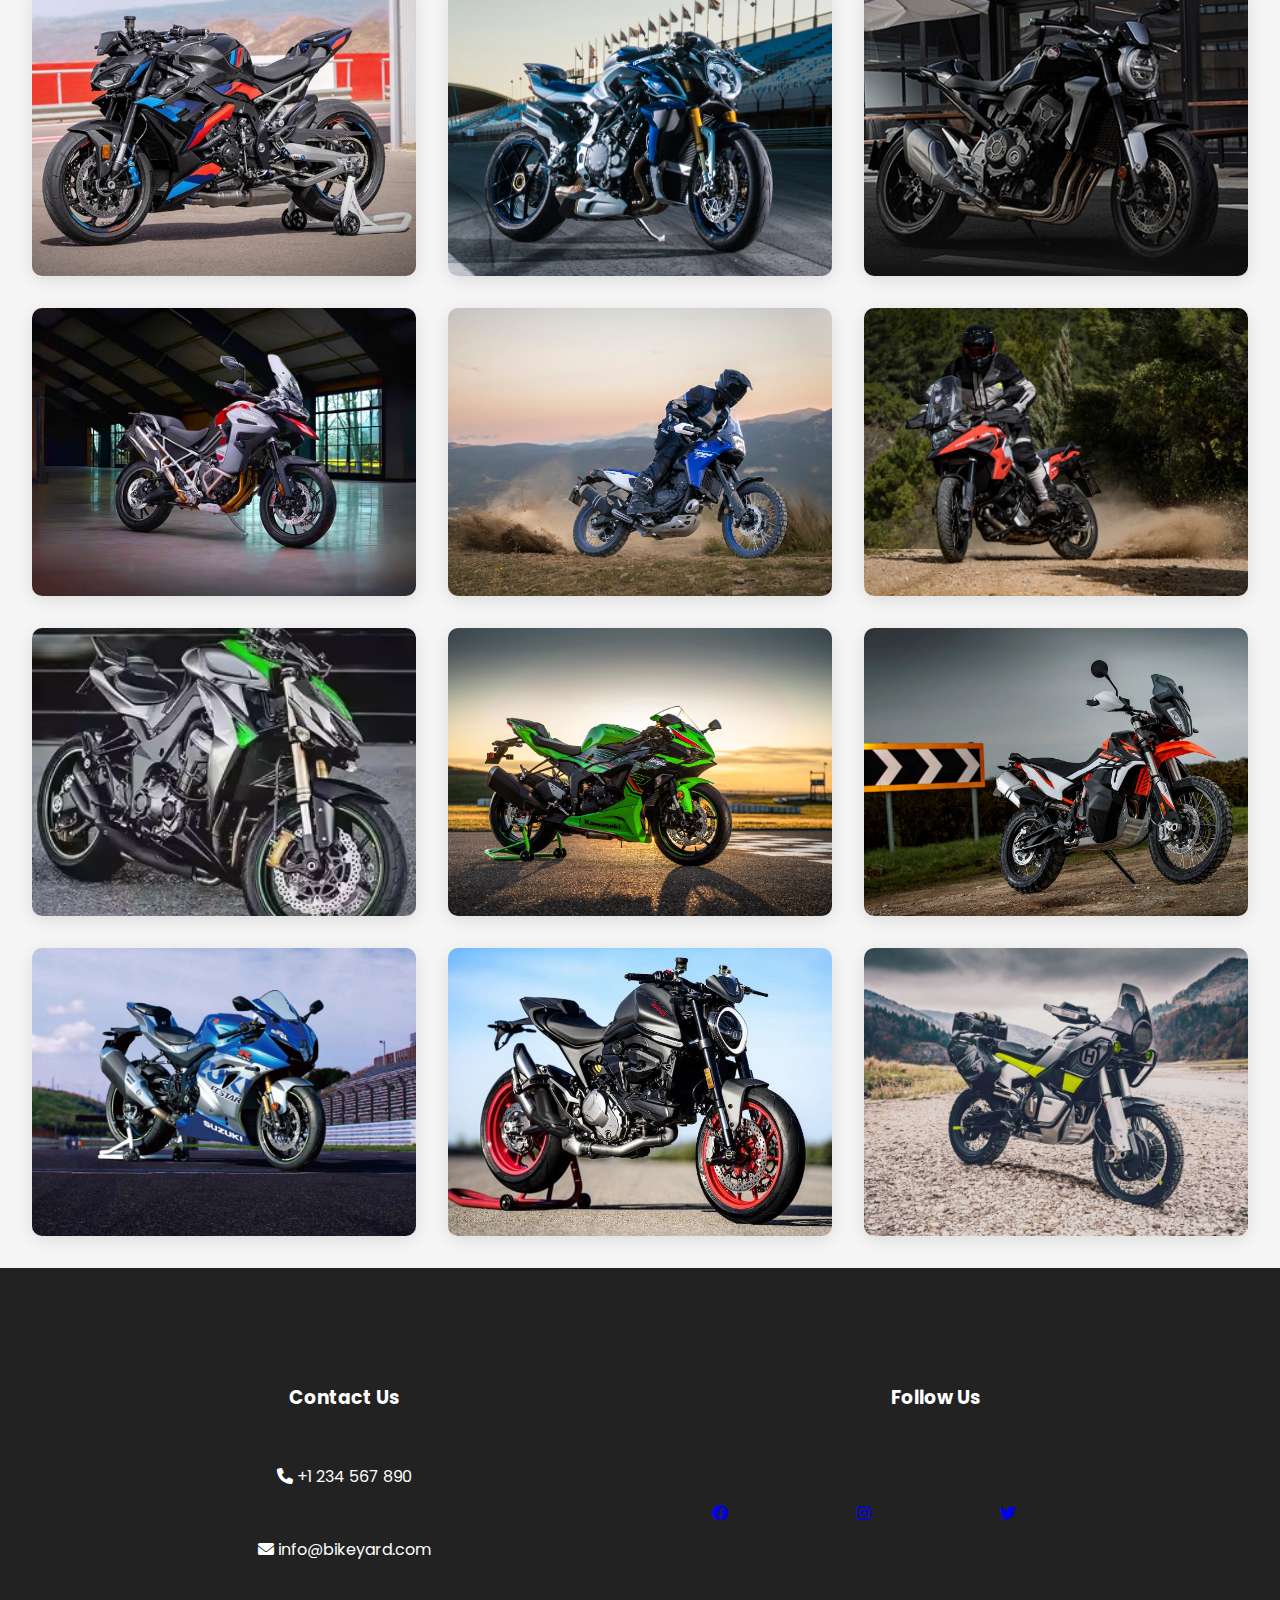
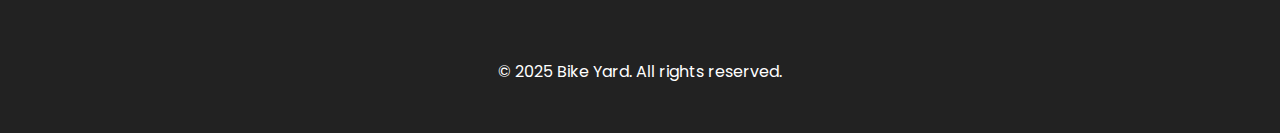
<file: collection.html>
<!DOCTYPE html>
<html lang="en">
<head>
    <meta charset="UTF-8">
    <meta name="viewport" content="width=device-width, initial-scale=1.0">
    <meta name="description" content="View our stunning collection of motorcycles at Bike Yard">
    <meta name="keywords" content="motorcycle collection, bike gallery, premium bikes, motorcycle showcase">
    <title>Collection | Bike Yard</title>
    
    <!-- Google Fonts -->
    <link rel="preconnect" href="https://fonts.googleapis.com">
    <link rel="preconnect" href="https://fonts.gstatic.com" crossorigin>
    <link href="https://fonts.googleapis.com/css2?family=Poppins:wght@400;500;600;700&display=swap" rel="stylesheet">
    
    <!-- Font Awesome -->
    <link rel="stylesheet" href="https://cdnjs.cloudflare.com/ajax/libs/font-awesome/6.0.0/css/all.min.css">
    
    <link rel="stylesheet" href="style.css">
    <script defer src="script.js"></script>
</head>
<body>
    <!-- Header Section -->
    <header>
        <div class="header-container">
            <div class="logo" aria-label="Bike Yard Logo">
                <i class="fas fa-motorcycle"></i>
                <span class="logo-text">BIKE YARD</span>
            </div>
            <nav aria-label="Main Navigation">
                <button class="menu-toggle" aria-label="Toggle Menu">
                    <i class="fas fa-bars"></i>
                </button>
                <ul class="nav-links">
                    <li><a href="index.html"><i class="fas fa-home"></i> Home</a></li>
                    <li><a href="bikes.html"><i class="fas fa-motorcycle"></i> Bikes</a></li>
                    <li><a href="collection.html" class="active"><i class="fas fa-images"></i> Collection</a></li>
                    <li><a href="about.html"><i class="fas fa-info-circle"></i> About</a></li>
                    <li><a href="contact.html"><i class="fas fa-envelope"></i> Contact</a></li>
                </ul>
            </nav>
            <div class="header-actions">
                      <button class="btn-primary" onclick="window.location.href='login.html'">LOGIN</button>
                <button class="btn-cart">
                    <i class="fas fa-shopping-cart"></i>
                    <span class="cart-count">0</span>
                </button>
            </div>
        </div>
    </header>

    <main>
        <section class="page-header">
            <h1>Our Collection</h1>
            <p>Browse through our stunning gallery of premium motorcycles</p>
        </section>

       
        <section class="gallery-grid">
            <!-- Sport Bikes -->
            <div class="gallery-item sport">
                <img src="images/bmw.jpeg" alt="BMW S1000RR">
                <div class="gallery-overlay">
                    <h3>BMW S1000RR</h3>
                    <p>₹16.60 Lakhs</p>
                    <button class="btn-primary" onclick="window.location.href='bmw.html'">View Details</button>
                </div>
            </div>

            <div class="gallery-item sport">
                <img src="images/ducati.jpg" alt="Ducati Panigale V4">
                <div class="gallery-overlay">
                    <h3>Ducati Panigale V4</h3>
                    <p>₹19.92 Lakhs</p>
                    <button class="btn-primary" onclick="window.location.href='ducati.html'">View Details</button>

                </div>
            </div>

            <div class="gallery-item sport">
                <img src="images/yamaha.jpg" alt="Yamaha R1">
                <div class="gallery-overlay">
                    <h3>Yamaha R1</h3>
                    <p>₹14.94 Lakhs</p>
                   <button class="btn-primary" onclick="window.location.href='YAMAHA.html'">View Details</button>

                </div>
            </div>

            <!-- Naked Bikes -->
            <div class="gallery-item naked">
                <img src="images/ktm.jpeg" alt="KTM 1290 Super Duke R">
                <div class="gallery-overlay">
                    <h3>KTM 1290 Super Duke R</h3>
                    <p>₹15.77 Lakhs</p>
                    <button class="btn-primary" onclick="window.location.href='ktm.html'">View Details</button>
                </div>
            </div>

            <div class="gallery-item naked">
                <img src="images/streetfighter.webp" alt="Ducati Streetfighter V4">
                <div class="gallery-overlay">
                    <h3>Ducati Streetfighter V4</h3>
                    <p>₹19.09 Lakhs</p>
                    <button class="btn-primary" onclick="window.location.href='ducati.html'">View Details</button>
                </div>
            </div>

            <div class="gallery-item naked">
                <img src="images/mt10.jpg" alt="Yamaha MT-10">
                <div class="gallery-overlay">
                    <h3>Yamaha MT-10</h3>
                    <p>₹14.61 Lakhs</p>
                    <button class="btn-primary" onclick="window.location.href='YAMAHA.html'">View Details</button>
                </div>
            </div>

            <!-- Adventure Bikes -->
            <div class="gallery-item adventure">
                <img src="images/bmw-gs.jpg" alt="BMW R1250GS Adventure">
                <div class="gallery-overlay">
                    <h3>BMW R1250GS Adventure</h3>
                    <p>₹17.43 Lakhs</p>
                    <button class="btn-primary" onclick="window.location.href='bmw.html'">View Details</button>
                </div>
            </div>

            <div class="gallery-item adventure">
                <img src="images/multistrada.avif" alt="Ducati Multistrada V4">
                <div class="gallery-overlay">
                    <h3>Ducati Multistrada V4</h3>
                    <p>₹20.75 Lakhs</p>
                   <button class="btn-primary" onclick="window.location.href='ducati.html'">View Details</button>
                </div>
            </div>

            <div class="gallery-item adventure">
                <img src="images/africa-twin.jpg" alt="Honda Africa Twin">
                <div class="gallery-overlay">
                    <h3>Honda Africa Twin</h3>
                    <p>₹15.77 Lakhs</p>
                    <button class="btn-primary" onclick="window.location.href='honda.html'">View Details</button>
                </div>
            </div>

            <!-- Additional Sport Bikes -->
            <div class="gallery-item sport">
                <img src="images/ninja-zx10r.jpg" alt="Kawasaki Ninja ZX-10R">
                <div class="gallery-overlay">
                    <h3>Kawasaki Ninja ZX-10R</h3>
                    <p>₹14.11 Lakhs</p>
                 <button class="btn-primary" onclick="window.location.href='ninja.html'">View Details</button>
                </div>
            </div>

            <div class="gallery-item sport">
                <img src="images/rsv4.avif" alt="Aprilia RSV4">
                <div class="gallery-overlay">
                    <h3>Aprilia RSV4</h3>
                    <p>₹21.58 Lakhs</p>
                    <button class="btn-primary" onclick="window.location.href='aprila.html'">View Details</button>
                </div>
            </div>

            <div class="gallery-item sport">
                <img src="images/cbr1000rr.webp" alt="Honda CBR1000RR-R">
                <div class="gallery-overlay">
                    <h3>Honda CBR1000RR-R</h3>
                    <p>₹23.66 Lakhs</p>
                    <button class="btn-primary" onclick="window.location.href='honda.html'">View Details</button>
                </div>
            </div>

            <!-- Additional Naked Bikes -->
            <div class="gallery-item naked">
                <img src="images/s1000r.jpg" alt="BMW S1000R">
                <div class="gallery-overlay">
                    <h3>BMW S1000R</h3>
                    <p>₹16.60 Lakhs</p>
                    <button class="btn-primary" onclick="window.location.href='bmw.html'">View Details</button>
                </div>
            </div>

            <div class="gallery-item naked">
                <img src="images/brutale.webp" alt="MV Agusta Brutale 1000">
                <div class="gallery-overlay">
                    <h3>MV Agusta Brutale 1000</h3>
                    <p>₹26.50 Lakhs</p>
                    <button class="btn-primary" onclick="window.location.href='ducati.html'">View Details</button>
                </div>
            </div>

            <div class="gallery-item naked">
                <img src="images/cb1000r.jpg" alt="Honda CB1000R">
                <div class="gallery-overlay">
                    <h3>Honda CB1000R</h3>
                    <p>₹14.85 Lakhs</p>
                    <button class="btn-primary" onclick="window.location.href='honda.html'">View Details</button>
                </div>
            </div>

            <!-- Additional Adventure Bikes -->
            <div class="gallery-item adventure">
                <img src="images/tiger1200.avif" alt="Triumph Tiger 1200">
                <div class="gallery-overlay">
                    <h3>Triumph Tiger 1200</h3>
                    <p>₹18.26 Lakhs</p>
                   <button class="btn-primary" onclick="window.location.href='triump.html'">View Details</button>
                </div>
            </div>

            <div class="gallery-item adventure">
                <img src="images/tenere700.jpg" alt="Yamaha Ténéré 700">
                <div class="gallery-overlay">
                    <h3>Yamaha Ténéré 700</h3>
                    <p>₹14.11 Lakhs</p>
                    <button class="btn-primary" onclick="window.location.href='YAMAHA.html'">View Details</button>
                </div>
            </div>

            <div class="gallery-item adventure">
                <img src="images/v-strom.jpg" alt="Suzuki V-Strom 1050">
                <div class="gallery-overlay">
                    <h3>Suzuki V-Strom 1050</h3>
                    <p>₹13.90 Lakhs</p>
                  <button class="btn-primary" onclick="window.location.href='ducati.html'">View Details</button>
                </div>
            </div>

            <div class="gallery-item naked">
                <img src="images/z1000.avif" alt="Kawasaki Z1000">
                <div class="gallery-overlay">
                    <h3>Kawasaki Z1000</h3>
                    <p>₹15.25 Lakhs</p>
                    <button class="btn-primary" onclick="window.location.href='ninja.html'">View Details</button>
                </div>
            </div>

            <!-- Additional Sport and Adventure Bikes -->
            <div class="gallery-item sport">
                <img src="images/zx6r.png" alt="Kawasaki Ninja ZX-6R">
                <div class="gallery-overlay">
                    <h3>Kawasaki Ninja ZX-6R</h3>
                    <p>₹11.99 Lakhs</p>
                   <button class="btn-primary" onclick="window.location.href='ninja.html'">View Details</button>
                </div>
            </div>

            <div class="gallery-item adventure">
                <img src="images/ktm890.webp" alt="KTM 890 Adventure R">
                <div class="gallery-overlay">
                    <h3>KTM 890 Adventure R</h3>
                    <p>₹12.75 Lakhs</p>
                    <button class="btn-primary" onclick="window.location.href='ktm.html'">View Details</button>
                </div>
            </div>

            <div class="gallery-item sport">
                <img src="images/gsxr1000.jpg" alt="Suzuki GSX-R1000R">
                <div class="gallery-overlay">
                    <h3>Suzuki GSX-R1000R</h3>
                    <p>₹17.85 Lakhs</p>
                    <button class="btn-primary" onclick="window.location.href='honda.html'">View Details</button>
                </div>
            </div>

            <div class="gallery-item naked">
                <img src="images/monster.jpeg" alt="Ducati Monster">
                <div class="gallery-overlay">
                    <h3>Ducati Monster</h3>
                    <p>₹13.45 Lakhs</p>
                    <button class="btn-primary" onclick="window.location.href='ducati.html'">View Details</button>
                </div>
            </div>

            <div class="gallery-item adventure">
                <img src="images/norden901.jpg" alt="Husqvarna Norden 901">
                <div class="gallery-overlay">
                    <h3>Husqvarna Norden 901</h3>
                    <p>₹13.95 Lakhs</p>
                   <button class="btn-primary" onclick="window.location.href='ninja.html'">View Details</button>
                </div>
            </div>
        </section>
    </main>

    <!-- Footer Section -->
    <footer>
        <div class="footer-content">
            <div class="footer-section">
                <h3>Contact Us</h3>
                <p><i class="fas fa-phone"></i> +1 234 567 890</p>
                <p><i class="fas fa-envelope"></i> info@bikeyard.com</p>
            </div>
            <div class="footer-section">
                <h3>Follow Us</h3>
                <div class="social-links">
                    <a href="#" aria-label="Facebook"><i class="fab fa-facebook"></i></a>
                    <a href="#" aria-label="Instagram"><i class="fab fa-instagram"></i></a>
                    <a href="#" aria-label="Twitter"><i class="fab fa-twitter"></i></a>
                </div>
            </div>
        </div>
        <div class="footer-bottom">
            <p>&copy; 2025 Bike Yard. All rights reserved.</p>
        </div>
    </footer>
</body>
</html>
</file>
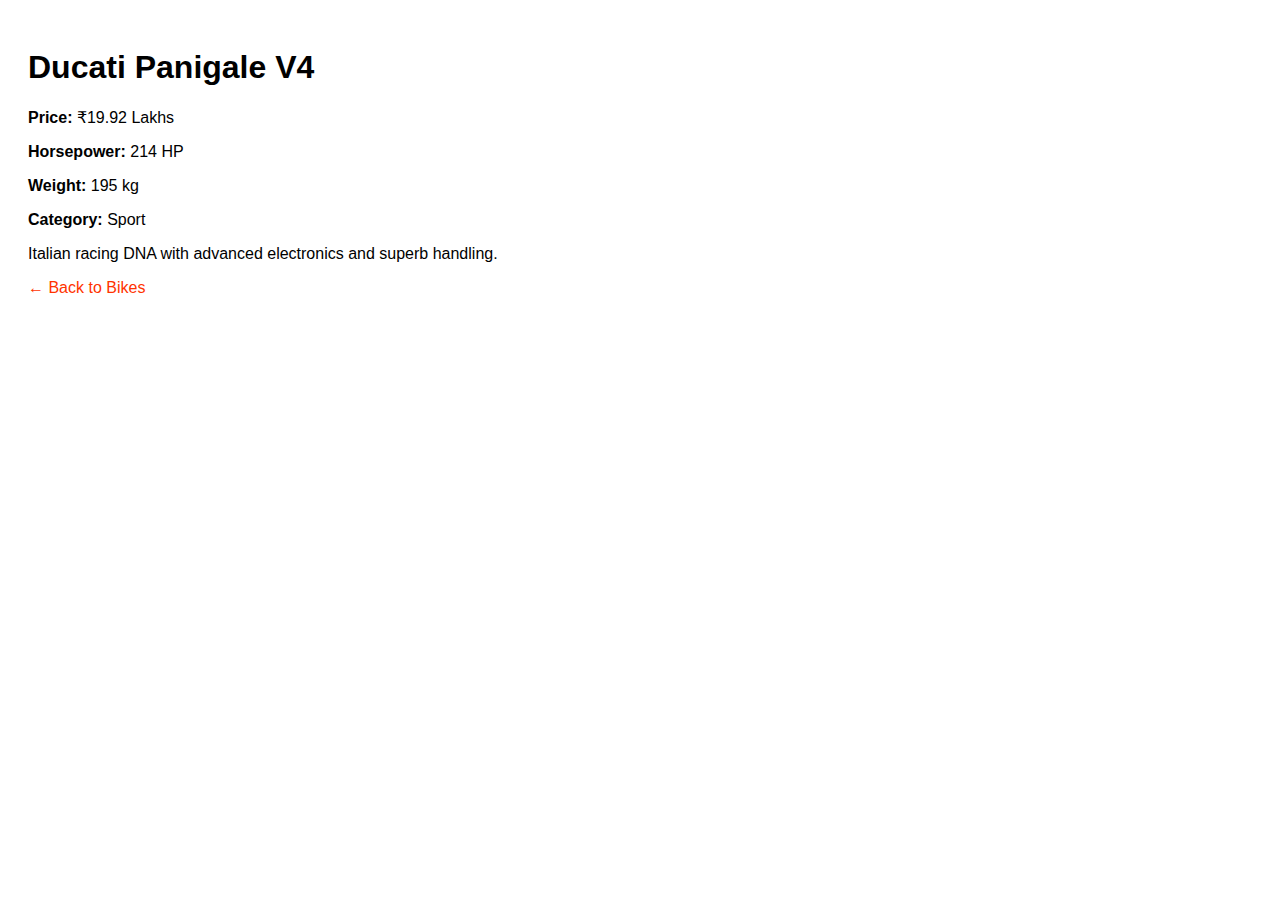
<file: ducati.html>
<!DOCTYPE html>
<html lang="en">
<head>
  <meta charset="UTF-8">
  <title>Ducati Panigale V4 Details</title>
  <style>
    body { font-family: Arial; padding: 20px; }
    a { text-decoration: none; color: #f30; }
  </style>
</head>
<body>
  <h1>Ducati Panigale V4</h1>
  <p><strong>Price:</strong> ₹19.92 Lakhs</p>
  <p><strong>Horsepower:</strong> 214 HP</p>
  <p><strong>Weight:</strong> 195 kg</p>
  <p><strong>Category:</strong> Sport</p>
  <p>Italian racing DNA with advanced electronics and superb handling.</p>
  <a href="index.html">← Back to Bikes</a>
</body>
</html>
</file>
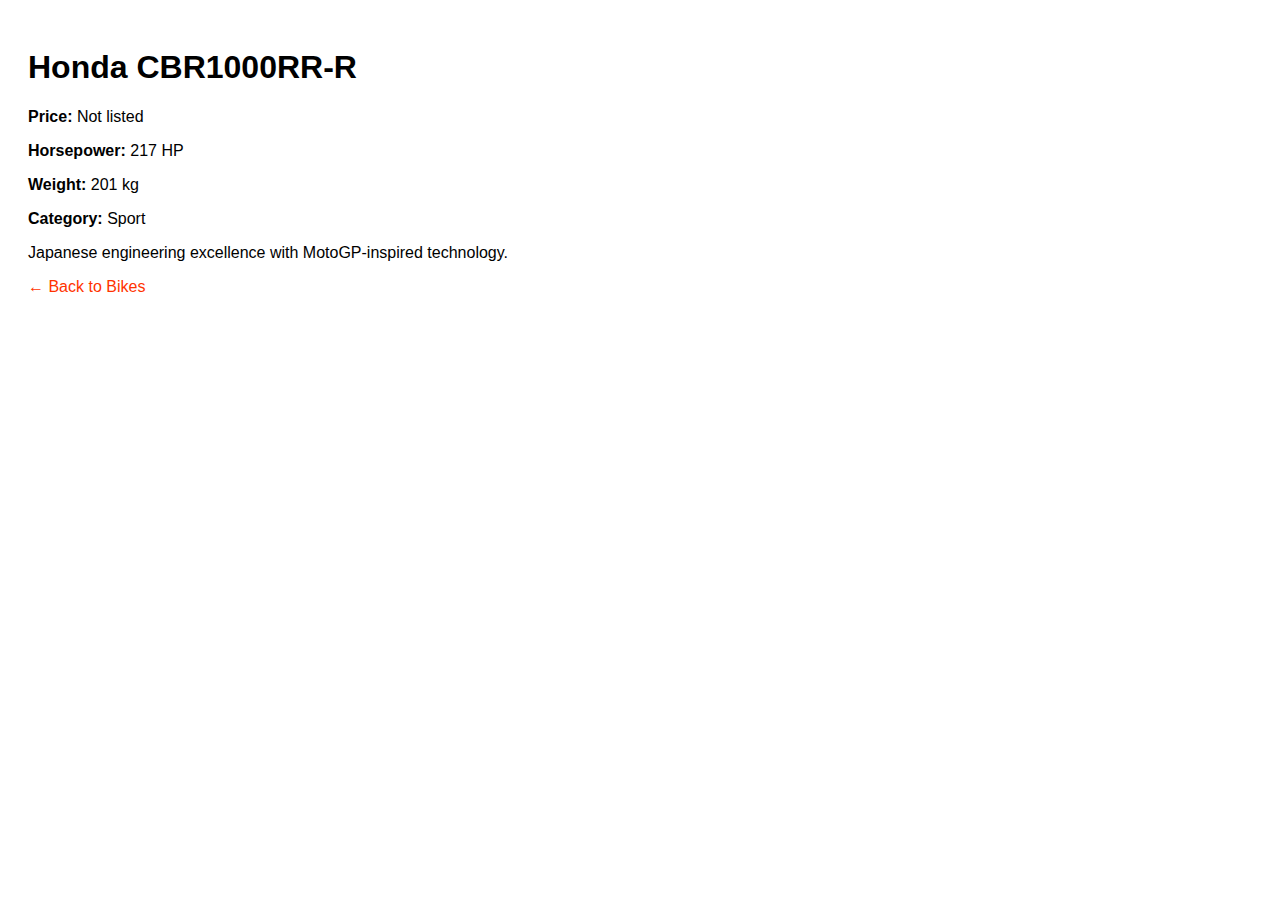
<file: honda.html>
<!DOCTYPE html>
<html lang="en">
<head>
  <meta charset="UTF-8">
  <title>Honda CBR1000RR-R</title>
  <style>
    body { font-family: Arial; padding: 20px; }
    a { text-decoration: none; color: #f30; }
  </style>
</head>
<body>
  <h1>Honda CBR1000RR-R</h1>
  <p><strong>Price:</strong> Not listed</p>
  <p><strong>Horsepower:</strong> 217 HP</p>
  <p><strong>Weight:</strong> 201 kg</p>
  <p><strong>Category:</strong> Sport</p>
  <p>Japanese engineering excellence with MotoGP-inspired technology.</p>
  <a href="index.html">← Back to Bikes</a>
</body>
</html>
</file>
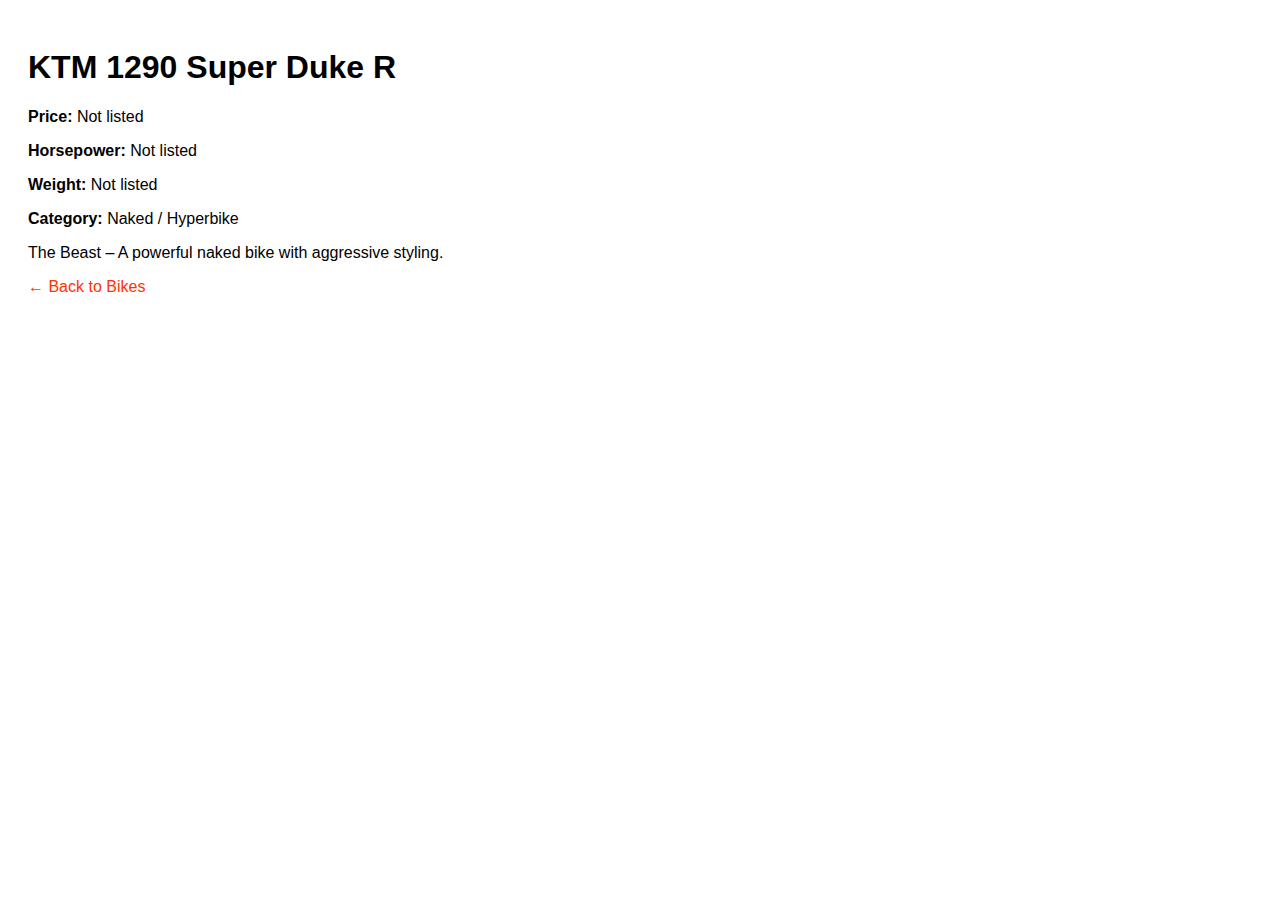
<file: ktm.html>
<!DOCTYPE html>
<html lang="en">
<head>
  <meta charset="UTF-8">
  <title>KTM 1290 Super Duke R</title>
  <style>
    body { font-family: Arial; padding: 20px; }
    a { text-decoration: none; color: #f30; }
  </style>
</head>
<body>
  <h1>KTM 1290 Super Duke R</h1>
  <p><strong>Price:</strong> Not listed</p>
  <p><strong>Horsepower:</strong> Not listed</p>
  <p><strong>Weight:</strong> Not listed</p>
  <p><strong>Category:</strong> Naked / Hyperbike</p>
  <p>The Beast – A powerful naked bike with aggressive styling.</p>
  <a href="index.html">← Back to Bikes</a>
</body>
</html>
</file>
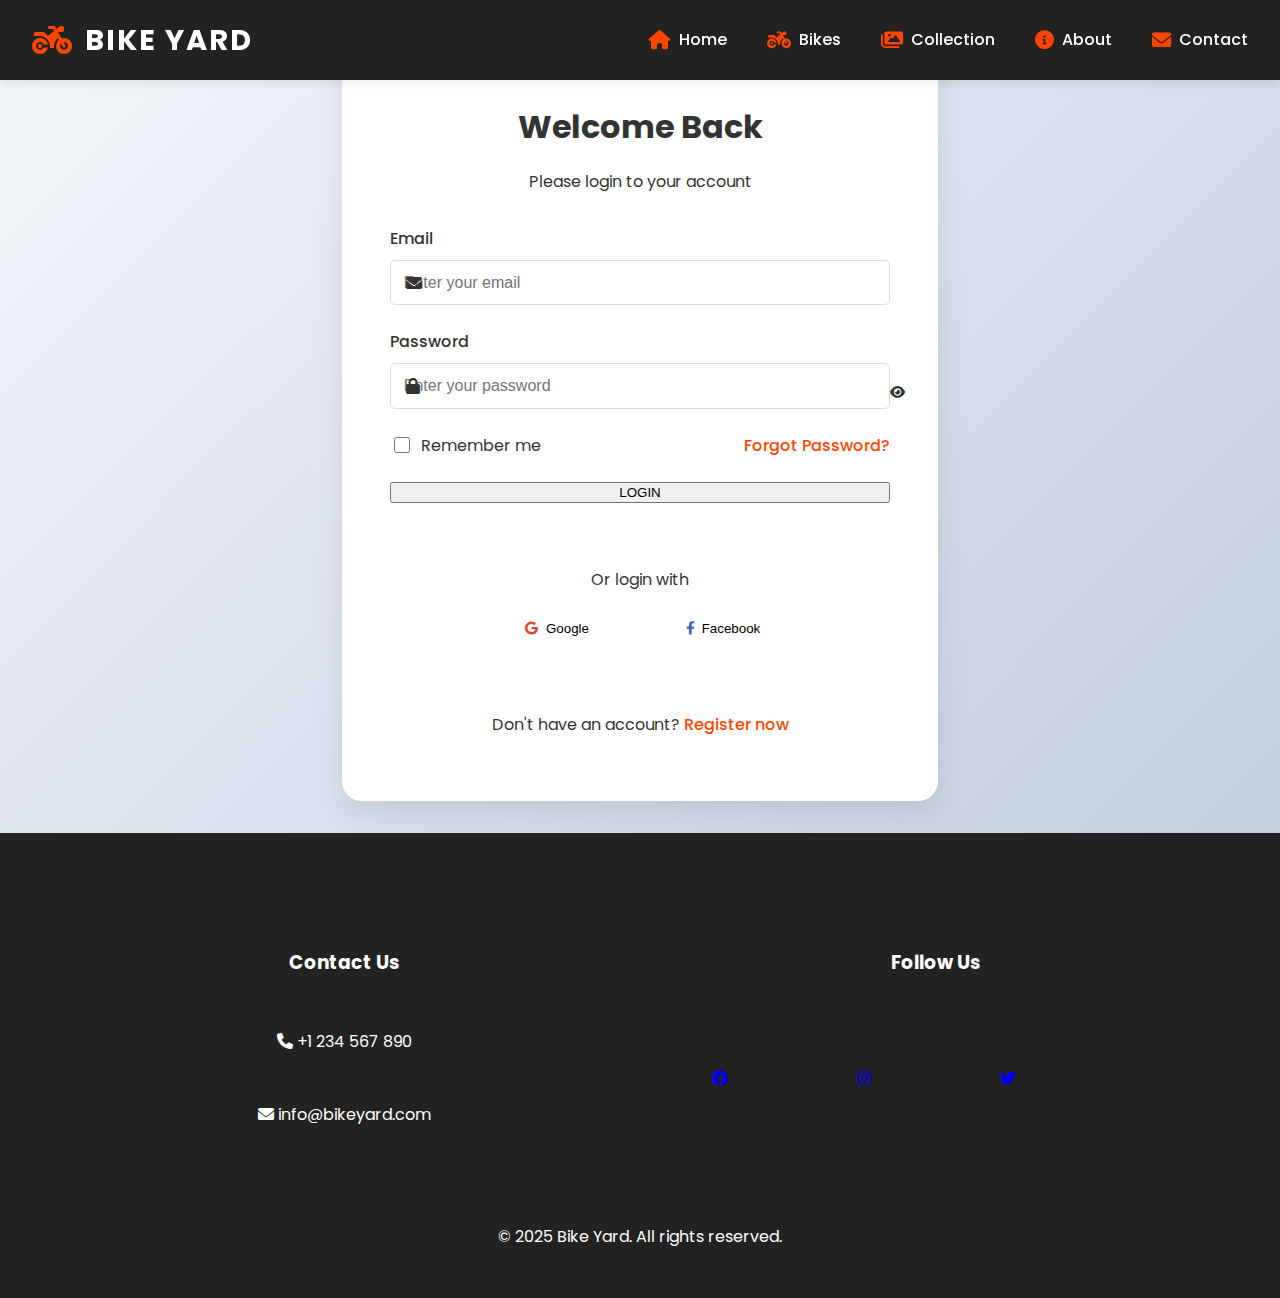
<file: login.html>
<!DOCTYPE html>
<html lang="en">
<head>
    <meta charset="UTF-8">
    <meta name="viewport" content="width=device-width, initial-scale=1.0">
    <meta name="description" content="Login to your Bike Yard account">
    <meta name="keywords" content="bike yard login, motorcycle login, account access">
    <title>Login | Bike Yard</title>
    
    <!-- Google Fonts -->
    <link rel="preconnect" href="https://fonts.googleapis.com">
    <link rel="preconnect" href="https://fonts.gstatic.com" crossorigin>
    <link href="https://fonts.googleapis.com/css2?family=Poppins:wght@400;500;600;700&display=swap" rel="stylesheet">
    
    <!-- Font Awesome -->
    <link rel="stylesheet" href="https://cdnjs.cloudflare.com/ajax/libs/font-awesome/6.0.0/css/all.min.css">
    
    <link rel="stylesheet" href="style.css">
    <script defer src="script.js"></script>
</head>
<body>
    <!-- Header Section -->
    <header>
        <div class="header-container">
            <div class="logo" aria-label="Bike Yard Logo">
                <i class="fas fa-motorcycle"></i>
                <span class="logo-text">BIKE YARD</span>
            </div>
            <nav aria-label="Main Navigation">
                <button class="menu-toggle" aria-label="Toggle Menu">
                    <i class="fas fa-bars"></i>
                </button>
                <ul class="nav-links">
                    <li><a href="index.html"><i class="fas fa-home"></i> Home</a></li>
                    <li><a href="bikes.html"><i class="fas fa-motorcycle"></i> Bikes</a></li>
                    <li><a href="collection.html"><i class="fas fa-images"></i> Collection</a></li>
                    <li><a href="about.html"><i class="fas fa-info-circle"></i> About</a></li>
                    <li><a href="contact.html"><i class="fas fa-envelope"></i> Contact</a></li>
                </ul>
            </nav>
        </div>
    </header>

    <main class="login-main">
        <div class="login-container">
            <div class="login-header">
                <h1>Welcome Back</h1>
                <p>Please login to your account</p>
            </div>

            <form class="login-form" id="loginForm" novalidate>
                <div class="form-group">
                    <label for="email">Email</label>
                    <div class="input-with-icon">
                        <i class="fas fa-envelope"></i>
                        <input type="email" id="email" name="email" required 
                               placeholder="Enter your email">
                    </div>
                    <span class="error-message" id="emailError"></span>
                </div>

                <div class="form-group">
                    <label for="password">Password</label>
                    <div class="input-with-icon">
                        <i class="fas fa-lock"></i>
                        <input type="password" id="password" name="password" required 
                               placeholder="Enter your password">
                        <button type="button" class="toggle-password" aria-label="Toggle password visibility">
                            <i class="fas fa-eye"></i>
                        </button>
                    </div>
                    <span class="error-message" id="passwordError"></span>
                </div>

                <div class="form-options">
                    <label class="remember-me">
                        <input type="checkbox" id="remember" name="remember">
                        <span>Remember me</span>
                    </label>
                    <a href="#" class="forgot-password">Forgot Password?</a>
                </div>

               <button type="button" onclick="window.location.href='index.html'">
    LOGIN
</button>

                <div class="social-login">
                    <p>Or login with</p>
                    <div class="social-buttons">
                        <button type="button" class="btn-social google">
                            <i class="fab fa-google"></i>
                            <span>Google</span>
                        </button>
                        <button type="button" class="btn-social facebook">
                            <i class="fab fa-facebook-f"></i>
                            <span>Facebook</span>
                        </button>
                    </div>
                </div>

                <div class="register-link">
                    <p>Don't have an account? <a href="register.html">Register now</a></p>
                </div>
            </form>
        </div>
    </main>

    <!-- Footer Section -->
    <footer>
        <div class="footer-content">
            <div class="footer-section">
                <h3>Contact Us</h3>
                <p><i class="fas fa-phone"></i> +1 234 567 890</p>
                <p><i class="fas fa-envelope"></i> info@bikeyard.com</p>
            </div>
            <div class="footer-section">
                <h3>Follow Us</h3>
                <div class="social-links">
                    <a href="#" aria-label="Facebook"><i class="fab fa-facebook"></i></a>
                    <a href="#" aria-label="Instagram"><i class="fab fa-instagram"></i></a>
                    <a href="#" aria-label="Twitter"><i class="fab fa-twitter"></i></a>
                </div>
            </div>
        </div>
        <div class="footer-bottom">
            <p>&copy; 2025 Bike Yard. All rights reserved.</p>
        </div>
    </footer>
</body>
</html>
</file>
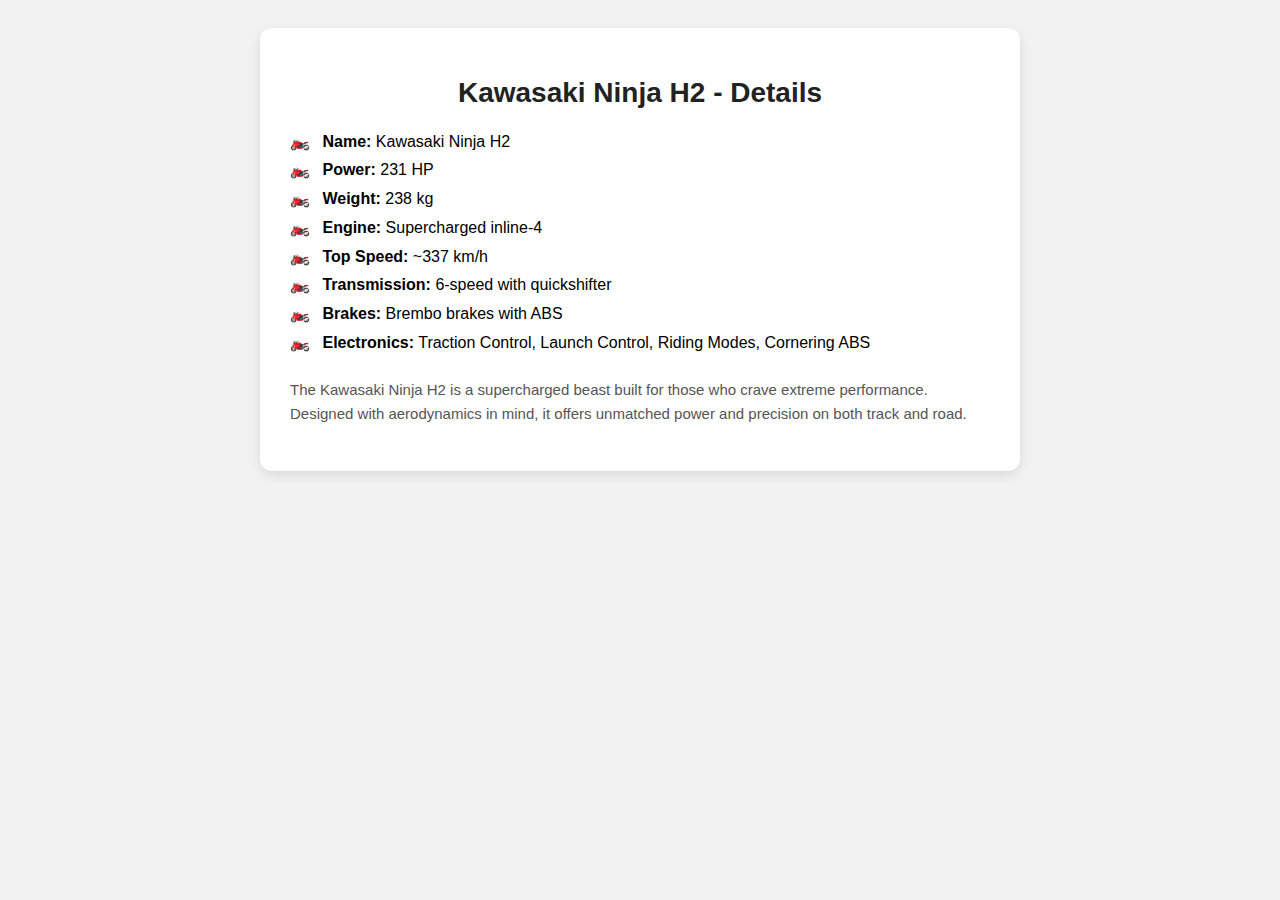
<file: ninja.html>
<!DOCTYPE html>
<html lang="en">
<head>
  <meta charset="UTF-8">
  <title>Kawasaki Ninja H2 - Details</title>
  <style>
    body {
      font-family: Arial, sans-serif;
      background: #f2f2f2;
      padding: 20px;
    }
    .bike-details {
      max-width: 700px;
      margin: auto;
      background: #fff;
      padding: 30px;
      border-radius: 12px;
      box-shadow: 0 4px 12px rgba(0,0,0,0.1);
    }
    .bike-details h1 {
      text-align: center;
      font-size: 28px;
      color: #222;
    }
    .bike-details ul {
      list-style: none;
      padding: 0;
      font-size: 16px;
      line-height: 1.8;
    }
    .bike-details ul li::before {
      content: "🏍️ ";
      margin-right: 8px;
    }
    .description {
      margin-top: 20px;
      font-size: 15px;
      color: #555;
      line-height: 1.6;
    }
  </style>
</head>
<body>

  <div class="bike-details">
    <h1>Kawasaki Ninja H2 - Details</h1>
    <ul>
      <li><strong>Name:</strong> Kawasaki Ninja H2</li>
      <li><strong>Power:</strong> 231 HP</li>
      <li><strong>Weight:</strong> 238 kg</li>
      <li><strong>Engine:</strong> Supercharged inline-4</li>
      <li><strong>Top Speed:</strong> ~337 km/h</li>
      <li><strong>Transmission:</strong> 6-speed with quickshifter</li>
      <li><strong>Brakes:</strong> Brembo brakes with ABS</li>
      <li><strong>Electronics:</strong> Traction Control, Launch Control, Riding Modes, Cornering ABS</li>
    </ul>
    <p class="description">
      The Kawasaki Ninja H2 is a supercharged beast built for those who crave extreme performance. 
      Designed with aerodynamics in mind, it offers unmatched power and precision on both track and road.
    </p>
  </div>

</body>
</html>
</file>
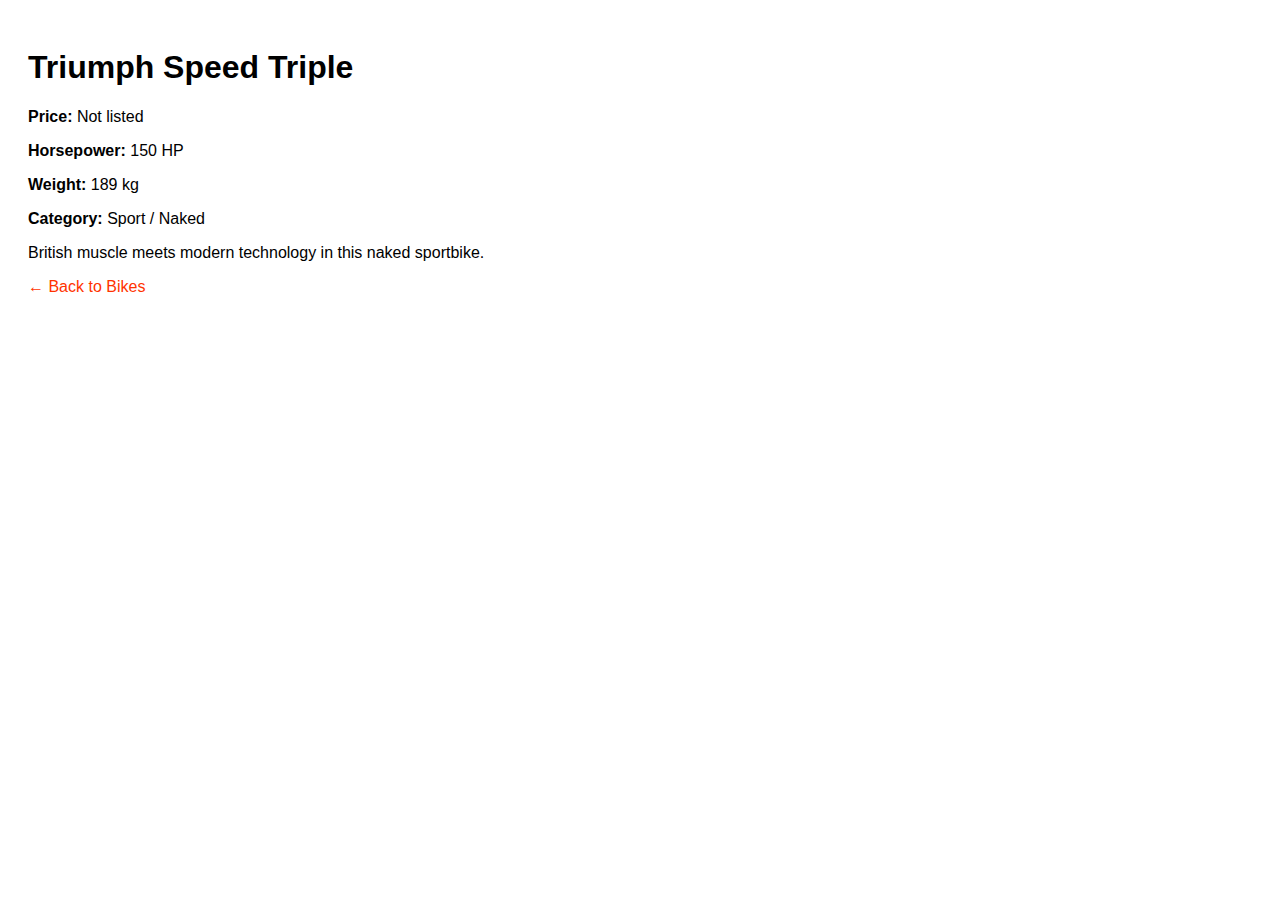
<file: triump.html>
<!DOCTYPE html>
<html lang="en">
<head>
  <meta charset="UTF-8">
  <title>Triumph Speed Triple</title>
  <style>
    body { font-family: Arial; padding: 20px; }
    a { text-decoration: none; color: #f30; }
  </style>
</head>
<body>
  <h1>Triumph Speed Triple</h1>
  <p><strong>Price:</strong> Not listed</p>
  <p><strong>Horsepower:</strong> 150 HP</p>
  <p><strong>Weight:</strong> 189 kg</p>
  <p><strong>Category:</strong> Sport / Naked</p>
  <p>British muscle meets modern technology in this naked sportbike.</p>
  <a href="index.html">← Back to Bikes</a>
</body>
</html>
</file>
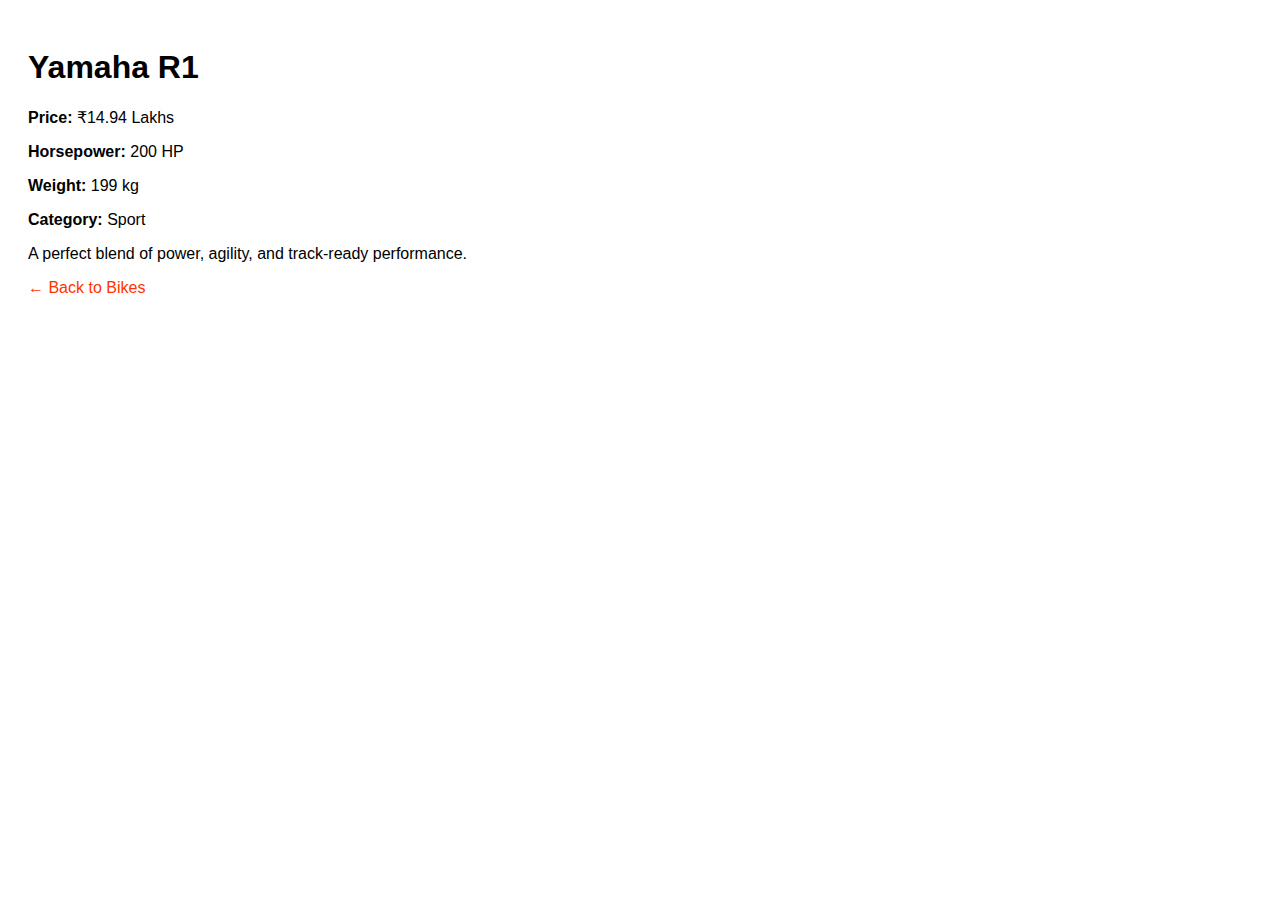
<file: YAMAHA.html>
<!DOCTYPE html>
<html lang="en">
<head>
  <meta charset="UTF-8">
  <title>Yamaha R1 Details</title>
  <style>
    body { font-family: Arial; padding: 20px; }
    a { text-decoration: none; color: #f30; }
  </style>
</head>
<body>
  <h1>Yamaha R1</h1>
  <p><strong>Price:</strong> ₹14.94 Lakhs</p>
  <p><strong>Horsepower:</strong> 200 HP</p>
  <p><strong>Weight:</strong> 199 kg</p>
  <p><strong>Category:</strong> Sport</p>
  <p>A perfect blend of power, agility, and track-ready performance.</p>
  <a href="index.html">← Back to Bikes</a>
</body>
</html>
</file>
<file: style.css>
/* General Styles */
:root {
    --primary-color: #ff4500;
    --secondary-color: #222;
    --text-color: #333;
    --light-bg: #f5f5f5;
    --white: #ffffff;
    --transition: all 0.3s ease;
    --header-height: 80px;
}

body {
    font-family: 'Poppins', sans-serif;
    margin: 0;
    padding: 0;
    background-color: var(--light-bg);
    color: var(--text-color);
    line-height: 1.6;
}

/* Header */
header {
    background-color: var(--secondary-color);
    position: fixed;
    width: 100%;
    top: 0;
    z-index: 1000;
    box-shadow: 0 2px 10px rgba(0, 0, 0, 0.1);
    height: var(--header-height);
}

.header-container {
    max-width: 1400px;
    margin: 0 auto;
    padding: 0 2rem;
    height: 100%;
    display: flex;
    justify-content: space-between;
    align-items: center;
}

.logo {
    display: flex;
    align-items: center;
    gap: 0.8rem;
    font-size: 1.8rem;
    font-weight: 700;
    color: var(--white);
    text-decoration: none;
}

.logo i {
    color: var(--primary-color);
    font-size: 2rem;
}

.logo-text {
    text-transform: uppercase;
    letter-spacing: 2px;
}

.nav-links {
    list-style: none;
    display: flex;
    gap: 2.5rem;
    margin: 0;
    padding: 0;
}

.nav-links a {
    color: var(--white);
    text-decoration: none;
    font-size: 1rem;
    font-weight: 500;
    display: flex;
    align-items: center;
    gap: 0.5rem;
    padding: 0.5rem 0;
    position: relative;
    transition: var(--transition);
}

.nav-links a i {
    font-size: 1.2rem;
    color: var(--primary-color);
}

.nav-links a::after {
    content: '';
    position: absolute;
    bottom: 0;
    left: 0;
    width: 0;
    height: 2px;
    background-color: var(--primary-color);
    transition: var(--transition);
}

.nav-links a:hover::after,
.nav-links a.active::after {
    width: 100%;
}

.nav-links a:hover,
.nav-links a.active {
    color: var(--primary-color);
}

.header-actions {
    display: flex;
    align-items: center;
    gap: 1rem;
}

.btn-login,
.btn-cart {
    background: transparent;
    border: none;
    color: var(--white);
    cursor: pointer;
    display: flex;
    align-items: center;
    gap: 0.5rem;
    font-size: 1rem;
    padding: 0.5rem 1rem;
    border-radius: 25px;
    transition: var(--transition);
}

.btn-login {
    border: 2px solid var(--primary-color);
}

.btn-login:hover {
    background: var(--primary-color);
    transform: translateY(-2px);
}

.btn-cart {
    position: relative;
    padding: 0.5rem;
}

.btn-cart:hover {
    color: var(--primary-color);
}

.cart-count {
    position: absolute;
    top: -8px;
    right: -8px;
    background: var(--primary-color);
    color: var(--white);
    font-size: 0.8rem;
    font-weight: 600;
    width: 20px;
    height: 20px;
    border-radius: 50%;
    display: flex;
    align-items: center;
    justify-content: center;
}

.menu-toggle {
    display: none;
    background: none;
    border: none;
    color: var(--white);
    font-size: 1.5rem;
    cursor: pointer;
    padding: 0.5rem;
}

/* Hero Section */
.hero {
    text-align: center;
    background: linear-gradient(rgba(0, 0, 0, 0.5), rgba(0, 0, 0, 0.5)), url('images/bike.jpg') no-repeat center center/cover;
    color: var(--white);
    padding: 8rem 1rem 4rem;
    min-height: 80vh;
    display: flex;
    align-items: center;
    justify-content: center;
}

.hero-content {
    max-width: 800px;
    margin: 0 auto;
}

.hero h1 {
    font-size: 3.5rem;
    margin-bottom: 1rem;
    animation: fadeInUp 1s ease;
}

.hero p {
    font-size: 1.2rem;
    margin-bottom: 2rem;
    animation: fadeInUp 1s ease 0.2s;
    opacity: 0;
    animation-fill-mode: forwards;
}

.search-box {
    margin-top: 2rem;
    display: flex;
    gap: 1rem;
    justify-content: center;
    animation: fadeInUp 1s ease 0.4s;
    opacity: 0;
    animation-fill-mode: forwards;
}

.search-box input {
    padding: 1rem 1.5rem;
    width: 300px;
    border: none;
    border-radius: 50px;
    font-size: 1rem;
    box-shadow: 0 2px 10px rgba(0, 0, 0, 0.1);
    transition: var(--transition);
}

.search-box input:focus {
    outline: none;
    box-shadow: 0 2px 15px rgba(0, 0, 0, 0.2);
}

.search-box button {
    padding: 1rem 2rem;
    border: none;
    border-radius: 50px;
    background: var(--primary-color);
    color: var(--white);
    cursor: pointer;
    font-weight: 600;
    transition: var(--transition);
}

.search-box button:hover {
    background: #ff5500;
    transform: translateY(-2px);
}

/* Popular Bikes */
.popular-bikes {
    text-align: center;
    padding: 4rem 5%;
    background: var(--white);
}

.popular-bikes h2 {
    font-size: 2.5rem;
    margin-bottom: 3rem;
    color: var(--secondary-color);
}

.bikes-container {
    display: grid;
    grid-template-columns: repeat(auto-fit, minmax(300px, 1fr));
    gap: 2rem;
    padding: 2rem 0;
}

.bike-card {
    background: var(--white);
    border-radius: 10px;
    overflow: hidden;
    box-shadow: 0 2px 15px rgba(0, 0, 0, 0.1);
    transition: var(--transition);
    position: relative;
}

.bike-card:hover {
    transform: translateY(-5px);
    box-shadow: 0 5px 20px rgba(0, 0, 0, 0.2);
}

.bike-badge {
    position: absolute;
    top: 1rem;
    right: 1rem;
    background: var(--primary-color);
    color: var(--white);
    padding: 0.5rem 1rem;
    border-radius: 25px;
    font-size: 0.9rem;
    font-weight: 600;
    z-index: 1;
}

.bike-image {
    width: 100%;
    height: 200px;
    object-fit: cover;
    border-radius: 10px;
    transition: var(--transition);
}

.bike-card:hover .bike-image {
    transform: scale(1.05);
}

.bike-info {
    padding: 1.5rem 0;
}

.bike-info h3 {
    margin: 0 0 0.5rem;
    font-size: 1.5rem;
    color: var(--secondary-color);
}

.bike-info p {
    color: #666;
    margin: 0 0 1rem;
}

.bike-specs {
    display: flex;
    justify-content: space-around;
    margin-bottom: 1.5rem;
    padding: 0.5rem 0;
    border-top: 1px solid #eee;
    border-bottom: 1px solid #eee;
}

.bike-specs span {
    display: flex;
    align-items: center;
    gap: 0.5rem;
    color: #666;
}

.bike-specs i {
    color: var(--primary-color);
}

.bike-actions {
    display: flex;
    gap: 1rem;
    justify-content: center;
}

.btn-view, .btn-locate, .btn-book {
    padding: 0.8rem 1.5rem;
    border: none;
    border-radius: 25px;
    font-size: 0.9rem;
    font-weight: 600;
    cursor: pointer;
    transition: var(--transition);
    flex: 1;
}

.btn-view {
    background: var(--primary-color);
    color: var(--white);
}

.btn-view:hover {
    background: #ff5500;
    transform: translateY(-2px);
}

.btn-locate, .btn-book {
    background-color: var(--secondary-color);
    color: var(--white);
    border: 2px solid var(--secondary-color);
}

.btn-locate:hover, .btn-book:hover {
    background-color: transparent;
    color: var(--secondary-color);
    transform: translateY(-2px);
}

/* Footer */
footer {
    text-align: center;
    padding: 2rem;
    background: var(--secondary-color);
    color: var(--white);
}

/* Animations */
@keyframes fadeInUp {
    from {
        opacity: 0;
        transform: translateY(20px);
    }
    to {
        opacity: 1;
        transform: translateY(0);
    }
}

/* Responsive Design */
@media (max-width: 968px) {
    .header-container {
        padding: 0 1rem;
    }

    .nav-links {
        gap: 1.5rem;
    }

    .nav-links a {
        font-size: 0.9rem;
    }
}

@media (max-width: 768px) {
    .header-container {
        position: relative;
    }

    .menu-toggle {
        display: block;
        order: 1;
    }

    .nav-links {
        display: none;
        position: absolute;
        top: var(--header-height);
        left: 0;
        width: 100%;
        background: var(--secondary-color);
        padding: 1rem;
        flex-direction: column;
        align-items: center;
        gap: 1rem;
        border-top: 1px solid rgba(255, 255, 255, 0.1);
    }

    .nav-links.active {
        display: flex;
    }

    .logo {
        font-size: 1.5rem;
        order: 2;
    }

    .header-actions {
        order: 3;
    }

    .btn-login span {
        display: none;
    }

    .btn-login {
        padding: 0.5rem;
        font-size: 1.2rem;
    }

    .hero h1 {
        font-size: 2.5rem;
    }

    .search-box {
        flex-direction: column;
    }

    .search-box input {
        width: 100%;
    }

    .search-box button {
        width: 100%;
    }

    .bike-actions {
        flex-direction: column;
    }
    
    .btn-view, .btn-locate {
        width: 100%;
        justify-content: center;
    }
}

/* Accessibility */
.visually-hidden {
    position: absolute;
    width: 1px;
    height: 1px;
    padding: 0;
    margin: -1px;
    overflow: hidden;
    clip: rect(0, 0, 0, 0);
    border: 0;
}

/* Features Section */
.features {
    padding: 6rem 5%;
    background: linear-gradient(135deg, #f8f9fa 0%, #e9ecef 100%);
}

.features-header {
    text-align: center;
    margin-bottom: 4rem;
}

.features-header h2 {
    font-size: 2.5rem;
    color: var(--secondary-color);
    margin-bottom: 1rem;
}

.features-subtitle {
    font-size: 1.2rem;
    color: #666;
    max-width: 600px;
    margin: 0 auto;
}

.features-container {
    display: grid;
    grid-template-columns: repeat(auto-fit, minmax(300px, 1fr));
    gap: 2.5rem;
    max-width: 1400px;
    margin: 0 auto;
}

.feature {
    background: var(--white);
    padding: 2rem;
    border-radius: 15px;
    box-shadow: 0 4px 15px rgba(0, 0, 0, 0.05);
    transition: var(--transition);
    position: relative;
    overflow: hidden;
}

.feature::before {
    content: '';
    position: absolute;
    top: 0;
    left: 0;
    width: 100%;
    height: 4px;
    background: var(--primary-color);
    transform: scaleX(0);
    transform-origin: left;
    transition: transform 0.3s ease;
}

.feature:hover {
    transform: translateY(-10px);
    box-shadow: 0 8px 25px rgba(0, 0, 0, 0.1);
}

.feature:hover::before {
    transform: scaleX(1);
}

.feature-icon {
    width: 70px;
    height: 70px;
    background: linear-gradient(135deg, var(--primary-color) 0%, #ff6b3d 100%);
    border-radius: 50%;
    display: flex;
    align-items: center;
    justify-content: center;
    margin-bottom: 1.5rem;
    transition: var(--transition);
}

.feature:hover .feature-icon {
    transform: rotateY(180deg);
}

.feature-icon i {
    font-size: 2rem;
    color: var(--white);
}

.feature-content h3 {
    font-size: 1.5rem;
    color: var(--secondary-color);
    margin-bottom: 1rem;
}

.feature-content p {
    color: #666;
    margin-bottom: 1.5rem;
    line-height: 1.6;
}

.feature-list {
    list-style: none;
    padding: 0;
    margin: 0;
}

.feature-list li {
    display: flex;
    align-items: center;
    gap: 0.5rem;
    margin-bottom: 0.8rem;
    color: #555;
}

.feature-list i {
    color: var(--primary-color);
    font-size: 0.9rem;
}

.features-cta {
    text-align: center;
    margin-top: 4rem;
}

.features-cta p {
    font-size: 1.2rem;
    color: #666;
    margin-bottom: 1.5rem;
}

.btn-primary {
    padding: 1rem 2.5rem;
    background: var(--primary-color);
    color: var(--white);
    border: none;
    border-radius: 50px;
    font-size: 1.1rem;
    font-weight: 600;
    cursor: pointer;
    transition: var(--transition);
    display: inline-flex;
    align-items: center;
    gap: 0.5rem;
}

.btn-primary:hover {
    background: #ff5500;
    transform: translateY(-2px);
}

@media (max-width: 768px) {
    .features {
        padding: 4rem 1rem;
    }

    .features-header h2 {
        font-size: 2rem;
    }

    .feature {
        padding: 1.5rem;
    }

    .feature-icon {
        width: 60px;
        height: 60px;
    }

    .feature-icon i {
        font-size: 1.5rem;
    }

    .feature-content h3 {
        font-size: 1.3rem;
    }

    .features-cta {
        margin-top: 3rem;
    }
}

@media (min-width: 1200px) {
    .bikes-container {
        grid-template-columns: repeat(3, 1fr);
        max-width: 1400px;
        margin: 0 auto;
    }
}

@media (max-width: 1199px) and (min-width: 768px) {
    .bikes-container {
        grid-template-columns: repeat(2, 1fr);
        max-width: 900px;
        margin: 0 auto;
    }
}

@media (max-width: 767px) {
    .bikes-container {
        grid-template-columns: 1fr;
        max-width: 400px;
        margin: 0 auto;
    }
}

.filter-section {
    max-width: 800px;
    margin: 2rem auto;
    padding: 2rem;
    background: var(--light-bg);
    border-radius: 10px;
    box-shadow: 0 2px 10px rgba(0, 0, 0, 0.1);
}

.filter-section h2 {
    text-align: center;
    color: var(--text-dark);
    margin-bottom: 2rem;
    font-size: 1.8rem;
}

.filter-options {
    display: flex;
    flex-direction: column;
    gap: 1.5rem;
    max-width: 600px;
    margin: 0 auto;
}

.filter-group {
    display: flex;
    align-items: center;
    gap: 1rem;
}

.filter-group label {
    min-width: 120px;
    font-weight: 500;
    color: var(--text-dark);
}

.filter-group select,
.filter-group input[type="range"] {
    flex: 1;
    padding: 0.5rem;
    border: 1px solid var(--border-color);
    border-radius: 5px;
    background: var(--white);
}

.price-range {
    display: flex;
    align-items: center;
    gap: 1rem;
}

.price-range span {
    color: var(--text-dark);
    font-weight: 500;
}

/* Gallery Page Styles */
.page-header {
    text-align: center;
    padding: 3rem 1rem;
    background: linear-gradient(to right, #2c3e50, #202629);
    color: white;
    margin-bottom: 2rem;
}

.page-header h1 {
    font-size: 2.5rem;
    margin-bottom: 1rem;
}

.gallery-controls {
    padding: 2rem;
    text-align: center;
}

.gallery-filters {
    display: flex;
    justify-content: center;
    gap: 1rem;
    margin-bottom: 2rem;
}

.filter-btn {
    padding: 0.75rem 1.5rem;
    border: 2px solid #3498db;
    border-radius: 25px;
    background: transparent;
    color: #3498db;
    font-weight: 600;
    cursor: pointer;
    transition: all 0.3s ease;
}

.filter-btn:hover,
.filter-btn.active {
    background: #3498db;
    color: white;
}

.gallery-grid {
    display: grid;
    grid-template-columns: repeat(auto-fit, minmax(300px, 1fr));
    gap: 2rem;
    padding: 2rem;
    max-width: 1400px;
    margin: 0 auto;
}

.gallery-item {
    position: relative;
    border-radius: 10px;
    overflow: hidden;
    box-shadow: 0 4px 15px rgba(0, 0, 0, 0.1);
    transition: transform 0.3s ease;
    aspect-ratio: 4/3;
}

.gallery-item:hover {
    transform: translateY(-5px);
}

.gallery-item img {
    width: 100%;
    height: 100%;
    object-fit: cover;
    display: block;
}

.gallery-overlay {
    position: absolute;
    bottom: 0;
    left: 0;
    right: 0;
    background: linear-gradient(transparent, rgba(0, 0, 0, 0.8));
    padding: 1.5rem;
    color: white;
    transform: translateY(100%);
    transition: transform 0.3s ease;
}

.gallery-item:hover .gallery-overlay {
    transform: translateY(0);
}

.gallery-overlay h3 {
    font-size: 1.25rem;
    margin-bottom: 0.5rem;
}

.gallery-overlay p {
    margin-bottom: 1rem;
    font-size: 1.1rem;
    opacity: 0.9;
}

.gallery-overlay .btn-view {
    background: #3498db;
    color: white;
    padding: 0.5rem 1rem;
    border: none;
    border-radius: 5px;
    cursor: pointer;
    transition: background 0.3s ease;
}

.gallery-overlay .btn-view:hover {
    background: #2980b9;
}

@media (max-width: 768px) {
    .gallery-grid {
        grid-template-columns: repeat(auto-fit, minmax(250px, 1fr));
        padding: 1rem;
    }

    .gallery-filters {
        flex-wrap: wrap;
    }

    .filter-btn {
        padding: 0.5rem 1rem;
    }
}

/* Login Page Styles */
.login-main {
    min-height: calc(100vh - 200px);
    display: flex;
    align-items: center;
    justify-content: center;
    padding: 2rem;
    background: linear-gradient(135deg, #f5f7fa 0%, #c3cfe2 100%);
}

.login-container {
    background: white;
    border-radius: 20px;
    box-shadow: 0 10px 30px rgba(0, 0, 0, 0.1);
    padding: 3rem;
    width: 100%;
    max-width: 500px;
}

.login-header {
    text-align: center;
    margin-bottom: 2rem;
}

.login-header h1 {
    color: var(--text-dark);
    font-size: 2rem;
    margin-bottom: 0.5rem;
}

.login-header p {
    color: var(--text-muted);
    font-size: 1rem;
}

.login-form {
    display: flex;
    flex-direction: column;
    gap: 1.5rem;
}

.form-group {
    display: flex;
    flex-direction: column;
    gap: 0.5rem;
}

.form-group label {
    color: var(--text-dark);
    font-weight: 500;
}

.input-with-icon {
    position: relative;
    display: flex;
    align-items: center;
}

.input-with-icon i {
    position: absolute;
    left: 1rem;
    color: var(--text-muted);
}

.input-with-icon input {
    width: 100%;
    padding: 0.75rem 1rem 0.75rem 2.5rem;
    border: 1px solid var(--border-color);
    border-radius: 8px;
    font-size: 1rem;
    transition: all 0.3s ease;
}

.input-with-icon input:focus {
    border-color: var(--primary-color);
    box-shadow: 0 0 0 2px rgba(52, 152, 219, 0.1);
    outline: none;
}

.toggle-password {
    position: absolute;
    right: 1rem;
    background: none;
    border: none;
    color: var(--text-muted);
    cursor: pointer;
    padding: 0;
}

.error-message {
    color: #e74c3c;
    font-size: 0.875rem;
    display: none;
}

.form-options {
    display: flex;
    justify-content: space-between;
    align-items: center;
}

.remember-me {
    display: flex;
    align-items: center;
    gap: 0.5rem;
    cursor: pointer;
}

.remember-me input[type="checkbox"] {
    width: 16px;
    height: 16px;
    accent-color: var(--primary-color);
}

.forgot-password {
    color: var(--primary-color);
    text-decoration: none;
    font-weight: 500;
}

.forgot-password:hover {
    text-decoration: underline;
}

.btn-login-submit {
    background: var(--primary-color);
    color: white;
    padding: 1rem;
    border: none;
    border-radius: 8px;
    font-size: 1rem;
    font-weight: 600;
    cursor: pointer;
    transition: background 0.3s ease;
}

.btn-login-submit:hover {
    background: var(--primary-color-dark);
}

.social-login {
    text-align: center;
    margin-top: 1.5rem;
}

.social-login p {
    color: var(--text-muted);
    margin-bottom: 1rem;
    position: relative;
}

.social-login p::before,
.social-login p::after {
    content: "";
    position: absolute;
    top: 50%;
    width: 30%;
    height: 1px;
    background: var(--border-color);
}

.social-login p::before {
    left: 0;
}

.social-login p::after {
    right: 0;
}

.social-buttons {
    display: flex;
    gap: 1rem;
    justify-content: center;
}

.btn-social {
    flex: 1;
    display: flex;
    align-items: center;
    justify-content: center;
    gap: 0.5rem;
    padding: 0.75rem;
    border: 1px solid var(--border-color);
    border-radius: 8px;
    background: white;
    cursor: pointer;
    transition: all 0.3s ease;
    max-width: 150px;
}

.btn-social:hover {
    background: #f8f9fa;
    border-color: var(--text-muted);
}

.btn-social.google i {
    color: #db4437;
}

.btn-social.facebook i {
    color: #4267B2;
}

.register-link {
    text-align: center;
    margin-top: 1.5rem;
}

.register-link a {
    color: var(--primary-color);
    text-decoration: none;
    font-weight: 500;
}

.register-link a:hover {
    text-decoration: underline;
}

@media (max-width: 576px) {
    .login-container {
        padding: 2rem;
    }

    .form-options {
        flex-direction: column;
        gap: 1rem;
        align-items: flex-start;
    }

    .social-buttons {
        flex-direction: column;
    }

    .btn-social {
        max-width: 100%;
    }
}

/* About Page Grid Layout */
.about-hero {
    background: linear-gradient(rgba(0, 0, 0, 0.7), rgba(0, 0, 0, 0.7)), url('images/about-hero.jpg');
    background-size: cover;
    background-position: center;
    height: 500px;
    display: grid;
    place-items: center;
    text-align: center;
    color: white;
    margin-bottom: 4rem;
    position: relative;
}

.hero-stats {
    display: grid;
    grid-template-columns: repeat(3, 1fr);
    gap: 2rem;
    margin-top: 3rem;
    max-width: 1200px;
    margin-left: auto;
    margin-right: auto;
}

.stat-item {
    display: grid;
    place-items: center;
    padding: 1.5rem;
    background: rgba(255, 255, 255, 0.1);
    border-radius: 10px;
    backdrop-filter: blur(5px);
    transition: transform 0.3s ease;
}

.stat-item:hover {
    transform: translateY(-5px);
}

/* Our Story Grid */
.story-content {
    display: grid;
    grid-template-columns: 1fr 1fr;
    gap: 4rem;
    align-items: center;
}

.story-highlights {
    display: grid;
    grid-template-columns: 1fr;
    gap: 1rem;
    margin-top: 2rem;
}

.highlight {
    display: grid;
    grid-template-columns: auto 1fr;
    gap: 1rem;
    align-items: center;
    padding: 1rem;
    background: white;
    border-radius: 8px;
    box-shadow: 0 2px 10px rgba(0, 0, 0, 0.05);
}

/* Mission & Values Grid */
.values-grid {
    display: grid;
    grid-template-columns: repeat(auto-fit, minmax(300px, 1fr));
    gap: 2rem;
    margin-top: 3rem;
}

.value-card {
    display: grid;
    grid-template-rows: auto auto 1fr auto;
    gap: 1.5rem;
    padding: 2rem;
    background: white;
    border-radius: 10px;
    box-shadow: 0 4px 15px rgba(0, 0, 0, 0.05);
    transition: transform 0.3s ease;
}

.value-points {
    display: grid;
    gap: 0.8rem;
}

/* Team Grid */
.team-grid {
    display: grid;
    grid-template-columns: repeat(auto-fit, minmax(300px, 1fr));
    gap: 2rem;
    margin-top: 3rem;
}

.team-member {
    display: grid;
    grid-template-rows: auto auto auto;
    gap: 1rem;
    background: white;
    border-radius: 10px;
    overflow: hidden;
    box-shadow: 0 4px 15px rgba(0, 0, 0, 0.05);
}

.member-image {
    position: relative;
    aspect-ratio: 1;
    overflow: hidden;
}

.social-overlay {
    display: grid;
    grid-template-columns: repeat(3, 1fr);
    gap: 1rem;
    padding: 1rem;
}

/* Achievements Grid */
.achievements-grid {
    display: grid;
    grid-template-columns: repeat(auto-fit, minmax(250px, 1fr));
    gap: 2rem;
    margin-top: 3rem;
}

.achievement-card {
    display: grid;
    grid-template-rows: auto auto auto;
    gap: 1rem;
    text-align: center;
    padding: 2rem;
    background: white;
    border-radius: 10px;
    box-shadow: 0 4px 15px rgba(0, 0, 0, 0.05);
}

.achievement-icon {
    display: grid;
    place-items: center;
    width: 80px;
    height: 80px;
    margin: 0 auto;
    background: var(--light-bg);
    border-radius: 50%;
}

/* Services Grid */
.services-grid {
    display: grid;
    grid-template-columns: repeat(auto-fit, minmax(250px, 1fr));
    gap: 2rem;
    margin-top: 3rem;
}

.service-card {
    display: grid;
    grid-template-rows: auto auto auto;
    gap: 1rem;
    text-align: center;
    padding: 2rem;
    background: white;
    border-radius: 10px;
    box-shadow: 0 4px 15px rgba(0, 0, 0, 0.05);
}

/* CTA Grid */
.about-cta {
    display: grid;
    place-items: center;
    text-align: center;
    padding: 6rem 2rem;
    background: linear-gradient(rgba(0, 0, 0, 0.8), rgba(0, 0, 0, 0.8)), url('images/cta-bg.jpg');
    background-size: cover;
    background-position: center;
    color: white;
}

.cta-buttons {
    display: grid;
    grid-template-columns: repeat(auto-fit, minmax(200px, 1fr));
    gap: 1rem;
    margin-top: 2rem;
}

/* Responsive Grid Adjustments */
@media (max-width: 768px) {
    .hero-stats {
        grid-template-columns: 1fr;
        gap: 1rem;
    }

    .story-content {
        grid-template-columns: 1fr;
        gap: 2rem;
    }

    .values-grid,
    .team-grid,
    .achievements-grid,
    .services-grid {
        grid-template-columns: 1fr;
    }

    .cta-buttons {
        grid-template-columns: 1fr;
    }
}

/* Container Grid */
.container {
    max-width: 1400px;
    margin: 0 auto;
    padding: 0 2rem;
    display: grid;
    gap: 4rem;
}

/* Section Headers Grid */
.section-header {
    display: grid;
    gap: 1rem;
    text-align: center;
    margin-bottom: 3rem;
}

.section-subtitle {
    color: var(--primary-color);
    font-size: 1.1rem;
    font-weight: 500;
    text-transform: uppercase;
    letter-spacing: 1px;
}

.section-title {
    font-size: 2.5rem;
    color: var(--text-dark);
    margin: 0;
}

/* Footer Grid */
.footer-content {
    display: grid;
    grid-template-columns: repeat(auto-fit, minmax(250px, 1fr));
    gap: 2rem;
    max-width: 1400px;
    margin: 0 auto;
    padding: 4rem 2rem;
}

.footer-section {
    display: grid;
    gap: 1rem;
}

.footer-section ul {
    display: grid;
    gap: 0.8rem;
    list-style: none;
    padding: 0;
    margin: 0;
}

.social-links {
    display: grid;
    grid-template-columns: repeat(4, 1fr);
    gap: 1rem;
}

/* Contact Page Styles */
.contact-hero {
    background: linear-gradient(rgba(0, 0, 0, 0.7), rgba(0, 0, 0, 0.7)), url('images/contact-hero.jpg');
    background-size: cover;
    background-position: center;
    height: 400px;
    display: grid;
    place-items: center;
    text-align: center;
    color: white;
    margin-bottom: 4rem;
}

.contact-grid {
    display: grid;
    grid-template-columns: 1fr 1fr;
    gap: 4rem;
    margin-top: 2rem;
}

/* Contact Form Styles */
.contact-form-section {
    background: white;
    padding: 2rem;
    border-radius: 10px;
    box-shadow: 0 4px 15px rgba(0, 0, 0, 0.05);
}

.contact-form {
    display: grid;
    gap: 1.5rem;
}

.form-group {
    display: grid;
    gap: 0.5rem;
}

.form-group label {
    font-weight: 500;
    color: var(--text-dark);
}

.form-group input,
.form-group select,
.form-group textarea {
    padding: 0.8rem;
    border: 1px solid #ddd;
    border-radius: 5px;
    font-size: 1rem;
    transition: border-color 0.3s ease;
}

.form-group input:focus,
.form-group select:focus,
.form-group textarea:focus {
    border-color: var(--primary-color);
    outline: none;
}

/* Contact Details Styles */
.contact-details {
    display: grid;
    gap: 2rem;
}

.contact-card {
    background: white;
    padding: 2rem;
    border-radius: 10px;
    box-shadow: 0 4px 15px rgba(0, 0, 0, 0.05);
    display: grid;
    gap: 1rem;
    text-align: center;
    transition: transform 0.3s ease;
}

.contact-card:hover {
    transform: translateY(-5px);
}

.contact-card i {
    font-size: 2rem;
    color: var(--primary-color);
    margin-bottom: 1rem;
}

.contact-card h3 {
    color: var(--text-dark);
    margin: 0;
}

.contact-card p {
    margin: 0;
    color: #666;
}

/* Map Section Styles */
.map-section {
    padding: 4rem 0;
    background: var(--light-bg);
}

.map-grid {
    display: grid;
    grid-template-columns: 1fr 1fr;
    gap: 4rem;
    align-items: center;
}

.map-container {
    border-radius: 10px;
    overflow: hidden;
    box-shadow: 0 4px 15px rgba(0, 0, 0, 0.05);
}

.map-info {
    display: grid;
    gap: 1.5rem;
}

.location-features {
    display: grid;
    gap: 1rem;
    list-style: none;
    padding: 0;
    margin: 0;
}

.location-features li {
    display: grid;
    grid-template-columns: auto 1fr;
    gap: 1rem;
    align-items: center;
}

.location-features i {
    color: var(--primary-color);
    font-size: 1.2rem;
}

/* FAQ Section Styles */
.faq-section {
    padding: 4rem 0;
}

.faq-grid {
    display: grid;
    grid-template-columns: repeat(auto-fit, minmax(300px, 1fr));
    gap: 2rem;
    margin-top: 3rem;
}

.faq-item {
    background: white;
    padding: 2rem;
    border-radius: 10px;
    box-shadow: 0 4px 15px rgba(0, 0, 0, 0.05);
    display: grid;
    gap: 1rem;
}

.faq-item h3 {
    color: var(--text-dark);
    margin: 0;
    font-size: 1.2rem;
}

.faq-item p {
    margin: 0;
    color: #666;
}

/* Responsive Styles */
@media (max-width: 968px) {
    .contact-grid {
        grid-template-columns: 1fr;
        gap: 2rem;
    }

    .map-grid {
        grid-template-columns: 1fr;
        gap: 2rem;
    }
}

@media (max-width: 768px) {
    .contact-hero {
        height: 300px;
    }

    .contact-form-section,
    .contact-card,
    .faq-item {
        padding: 1.5rem;
    }

    .location-features {
        grid-template-columns: 1fr;
    }
}
</file>
